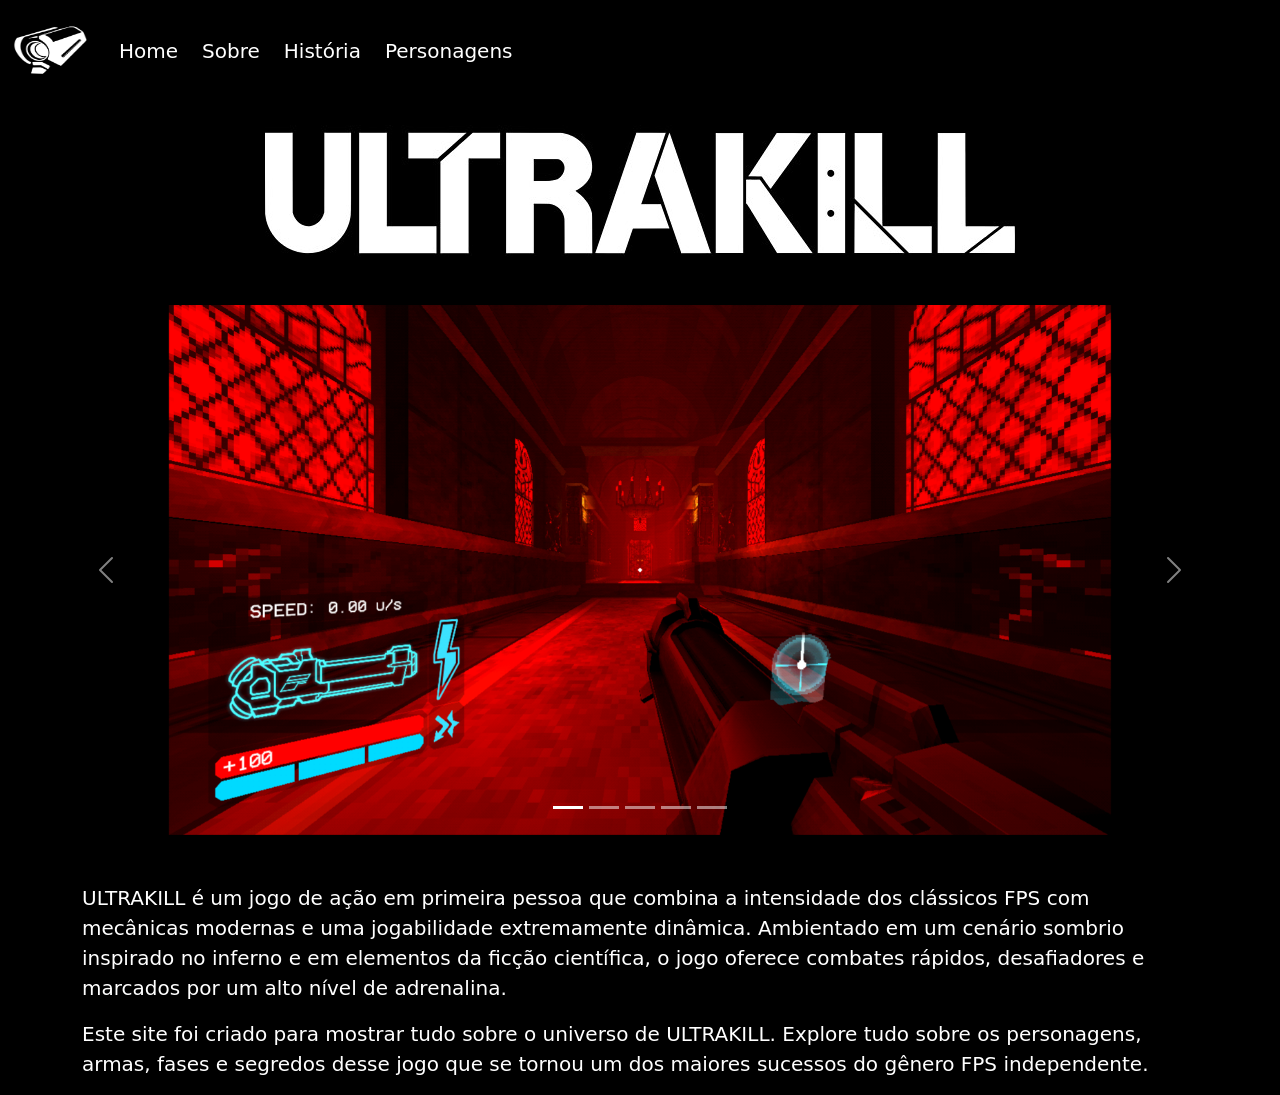
<file: index.html>
<!DOCTYPE html>
<html lang="pt-br">

<head>
    <meta charset="UTF-8">
    <meta name="viewport" content="width=device-width, initial-scale=1.0">
    <title>Site sobre ULTRAKILL</title>
    <link rel="stylesheet" href="style.css">
    <link href="https://cdn.jsdelivr.net/npm/bootstrap@5.3.8/dist/css/bootstrap.min.css" rel="stylesheet"
        integrity="sha384-sRIl4kxILFvY47J16cr9ZwB07vP4J8+LH7qKQnuqkuIAvNWLzeN8tE5YBujZqJLB" crossorigin="anonymous">
</head>

<body class="bg-black">
    <header>
        <nav class="navbar navbar-expand-sm bg-black navbar-dark">
            <div class="container-fluid">
                <a class="navbar-brand me-4" href="index.html">
                    <img src="./assets/logo.jpg" alt="Logo">
                </a>
                <button class="navbar-toggler" type="button" data-bs-toggle="collapse"
                    data-bs-target="#collapsibleNavbar">
                    <span class="navbar-toggler-icon"></span>
                </button>
                <div class="collapse navbar-collapse" id="collapsibleNavbar">
                    <ul class="navbar-nav">
                        <li class="nav-item me-2 font-20">
                            <a class="nav-link text-white" href="index.html">Home</a>
                        </li>
                        <li class="nav-item me-2 font-20">
                            <a class="nav-link text-white" href="sobre.html">Sobre</a>
                        </li>
                        <li class="nav-item me-2 font-20">
                            <a class="nav-link text-white" href="historia.html">História</a>
                        </li>
                        <li class="nav-item me-2 font-20">
                            <a class="nav-link text-white" href="personagens.html">Personagens</a>
                        </li>
                    </ul>
                </div>
            </div>
        </nav>
        <div class="container-fluid">
            <h1 class="mt-4">
                <img class="img-fluid mx-auto d-block" src="./assets/title.png" alt="titulo">
            </h1>
        </div>
    </header>
    <main>
        <section>
            <div class="container-fluid mt-5">
                <div id="carouselExampleIndicators" class="carousel slide" data-bs-ride="carousel">
                    <div class="carousel-indicators">
                        <button type="button" data-bs-target="#carouselExampleIndicators" data-bs-slide-to="0"
                            class="active" aria-current="true" aria-label="Slide 1"></button>
                        <button type="button" data-bs-target="#carouselExampleIndicators" data-bs-slide-to="1"
                            aria-label="Slide 2"></button>
                        <button type="button" data-bs-target="#carouselExampleIndicators" data-bs-slide-to="2"
                            aria-label="Slide 3"></button>
                        <button type="button" data-bs-target="#carouselExampleIndicators" data-bs-slide-to="3"
                            aria-label="Slide 4"></button>
                        <button type="button" data-bs-target="#carouselExampleIndicators" data-bs-slide-to="4"
                            aria-label="Slide 5"></button>
                    </div>
                    <div class="carousel-inner">
                        <div class="carousel-item active">
                            <img src="./assets/img-carousel/img-carousel1.png" class="d-block w-75 mx-auto" alt="...">
                        </div>
                        <div class="carousel-item">
                            <img src="./assets/img-carousel/img-carousel2.png" class="d-block w-75 mx-auto" alt="...">
                        </div>
                        <div class="carousel-item">
                            <img src="./assets/img-carousel/img-carousel3.png" class="d-block w-75 mx-auto" alt="...">
                        </div>
                        <div class="carousel-item">
                            <img src="./assets/img-carousel/img-carousel4.png" class="d-block w-75 mx-auto" alt="...">
                        </div>
                        <div class="carousel-item">
                            <img src="./assets/img-carousel/img-carousel5.png" class="d-block w-75 mx-auto" alt="...">
                        </div>
                    </div>
                    <button class="carousel-control-prev" type="button" data-bs-target="#carouselExampleIndicators"
                        data-bs-slide="prev">
                        <span class="carousel-control-prev-icon" aria-hidden="true"></span>
                        <span class="visually-hidden">Previous</span>
                    </button>
                    <button class="carousel-control-next" type="button" data-bs-target="#carouselExampleIndicators"
                        data-bs-slide="next">
                        <span class="carousel-control-next-icon" aria-hidden="true"></span>
                        <span class="visually-hidden">Next</span>
                    </button>
                </div>
            </div>
        </section>
        <section>
            <div class="container mt-5 font-20 text-white">
                <p>ULTRAKILL é um jogo de ação em primeira pessoa que combina a intensidade dos clássicos FPS com
                    mecânicas modernas e uma jogabilidade extremamente dinâmica. Ambientado em um cenário sombrio
                    inspirado no inferno e em elementos da ficção científica, o jogo oferece combates rápidos,
                    desafiadores e marcados por um alto nível de adrenalina.</p>
                <p>Este site foi criado para mostrar tudo sobre o universo de ULTRAKILL. Explore tudo sobre os
                    personagens, armas, fases e segredos desse jogo que se tornou um dos maiores sucessos do gênero FPS
                    independente.</p>
            </div>
        </section>
    </main>
    <script src="https://cdn.jsdelivr.net/npm/bootstrap@5.3.8/dist/js/bootstrap.bundle.min.js"
        integrity="sha384-FKyoEForCGlyvwx9Hj09JcYn3nv7wiPVlz7YYwJrWVcXK/BmnVDxM+D2scQbITxI"
        crossorigin="anonymous"></script>
</body>

</html>
</file>
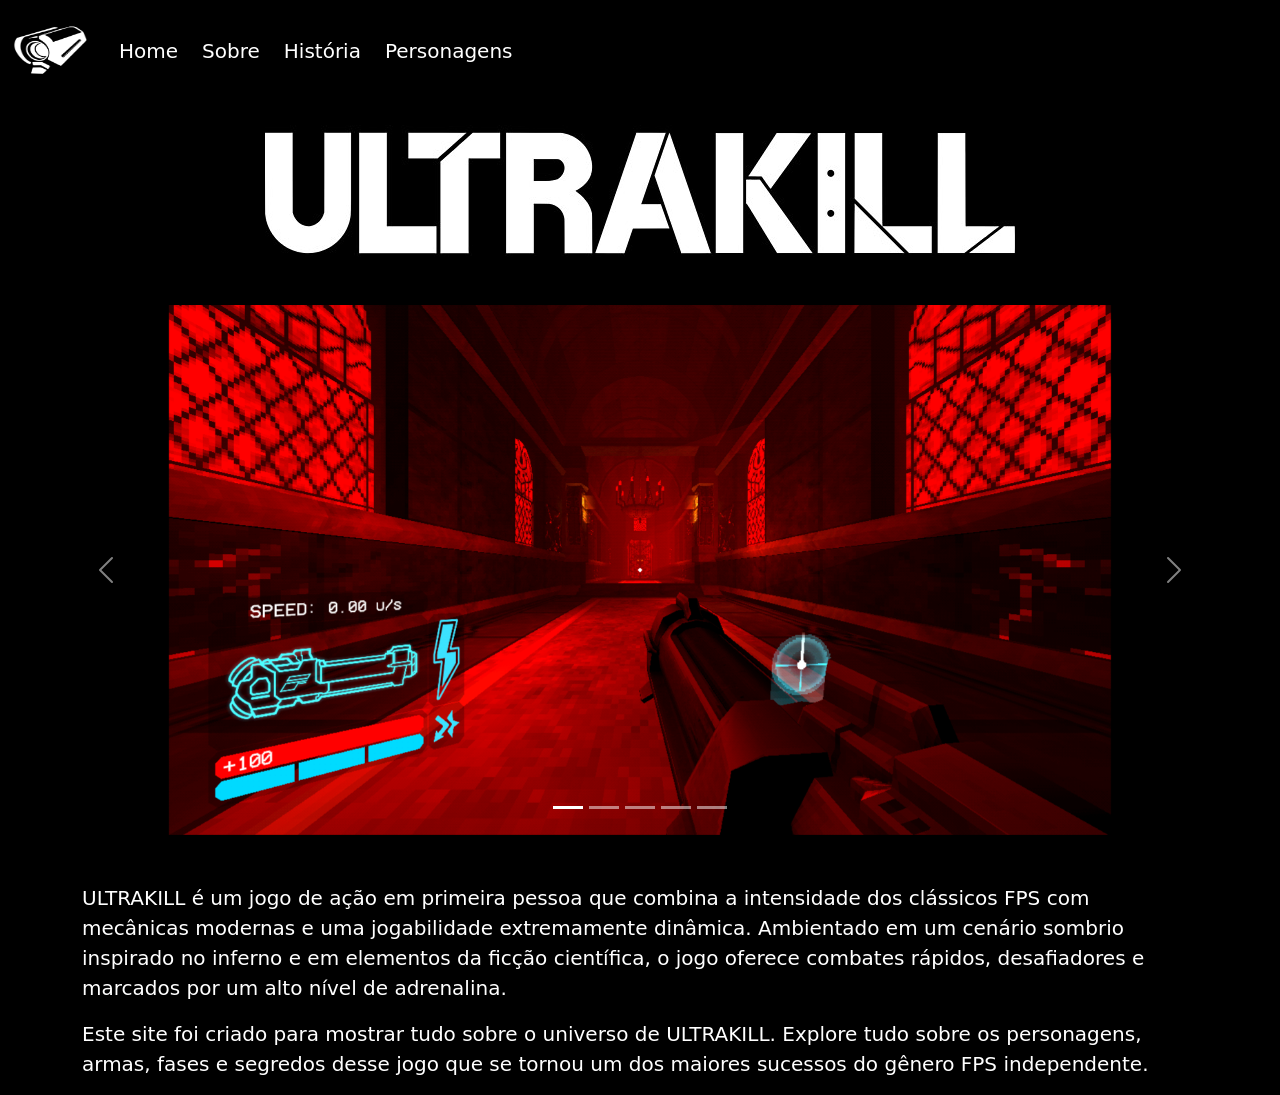
<file: html/index.html>
<!DOCTYPE html>
<html lang="pt-br">

<head>
    <meta charset="UTF-8">
    <meta name="viewport" content="width=device-width, initial-scale=1.0">
    <title>Site sobre ULTRAKILL</title>
    <link rel="stylesheet" href="/css/style.css">
    <link href="https://cdn.jsdelivr.net/npm/bootstrap@5.3.8/dist/css/bootstrap.min.css" rel="stylesheet"
        integrity="sha384-sRIl4kxILFvY47J16cr9ZwB07vP4J8+LH7qKQnuqkuIAvNWLzeN8tE5YBujZqJLB" crossorigin="anonymous">
</head>

<body class="bg-black">
    <header>
        <nav class="navbar navbar-expand-sm bg-black navbar-dark">
            <div class="container-fluid">
                <a class="navbar-brand me-4" href="index.html">
                    <img src="/assets/logo.jpg" alt="Logo">
                </a>
                <button class="navbar-toggler" type="button" data-bs-toggle="collapse"
                    data-bs-target="#collapsibleNavbar">
                    <span class="navbar-toggler-icon"></span>
                </button>
                <div class="collapse navbar-collapse" id="collapsibleNavbar">
                    <ul class="navbar-nav">
                        <li class="nav-item me-2 font-20">
                            <a class="nav-link text-white" href="index.html">Home</a>
                        </li>
                        <li class="nav-item me-2 font-20">
                            <a class="nav-link text-white" href="sobre.html">Sobre</a>
                        </li>
                        <li class="nav-item me-2 font-20">
                            <a class="nav-link text-white" href="historia.html">História</a>
                        </li>
                        <li class="nav-item me-2 font-20">
                            <a class="nav-link text-white" href="personagens.html">Personagens</a>
                        </li>
                    </ul>
                </div>
            </div>
        </nav>
        <div class="container-fluid">
            <h1 class="mt-4">
                <img class="img-fluid mx-auto d-block" src="/assets/title.png" alt="titulo">
            </h1>
        </div>
    </header>
    <main>
        <section>
            <div class="container-fluid mt-5">
                <div id="carouselExampleIndicators" class="carousel slide" data-bs-ride="carousel">
                    <div class="carousel-indicators">
                        <button type="button" data-bs-target="#carouselExampleIndicators" data-bs-slide-to="0"
                            class="active" aria-current="true" aria-label="Slide 1"></button>
                        <button type="button" data-bs-target="#carouselExampleIndicators" data-bs-slide-to="1"
                            aria-label="Slide 2"></button>
                        <button type="button" data-bs-target="#carouselExampleIndicators" data-bs-slide-to="2"
                            aria-label="Slide 3"></button>
                        <button type="button" data-bs-target="#carouselExampleIndicators" data-bs-slide-to="3"
                            aria-label="Slide 4"></button>
                        <button type="button" data-bs-target="#carouselExampleIndicators" data-bs-slide-to="4"
                            aria-label="Slide 5"></button>
                    </div>
                    <div class="carousel-inner">
                        <div class="carousel-item active">
                            <img src="/assets/img-carousel/img-carousel1.png" class="d-block w-75 mx-auto" alt="...">
                        </div>
                        <div class="carousel-item">
                            <img src="/assets/img-carousel/img-carousel2.png" class="d-block w-75 mx-auto" alt="...">
                        </div>
                        <div class="carousel-item">
                            <img src="/assets/img-carousel/img-carousel3.png" class="d-block w-75 mx-auto" alt="...">
                        </div>
                        <div class="carousel-item">
                            <img src="/assets/img-carousel/img-carousel4.png" class="d-block w-75 mx-auto" alt="...">
                        </div>
                        <div class="carousel-item">
                            <img src="/assets/img-carousel/img-carousel5.png" class="d-block w-75 mx-auto" alt="...">
                        </div>
                    </div>
                    <button class="carousel-control-prev" type="button" data-bs-target="#carouselExampleIndicators"
                        data-bs-slide="prev">
                        <span class="carousel-control-prev-icon" aria-hidden="true"></span>
                        <span class="visually-hidden">Previous</span>
                    </button>
                    <button class="carousel-control-next" type="button" data-bs-target="#carouselExampleIndicators"
                        data-bs-slide="next">
                        <span class="carousel-control-next-icon" aria-hidden="true"></span>
                        <span class="visually-hidden">Next</span>
                    </button>
                </div>
            </div>
        </section>
        <section>
            <div class="container mt-5 font-20 text-white">
                <p>ULTRAKILL é um jogo de ação em primeira pessoa que combina a intensidade dos clássicos FPS com
                    mecânicas modernas e uma jogabilidade extremamente dinâmica. Ambientado em um cenário sombrio
                    inspirado no inferno e em elementos da ficção científica, o jogo oferece combates rápidos,
                    desafiadores e marcados por um alto nível de adrenalina.</p>
                <p>Este site foi criado para mostrar tudo sobre o universo de ULTRAKILL. Explore tudo sobre os
                    personagens, armas, fases e segredos desse jogo que se tornou um dos maiores sucessos do gênero FPS
                    independente.</p>
            </div>
        </section>
    </main>
    <script src="https://cdn.jsdelivr.net/npm/bootstrap@5.3.8/dist/js/bootstrap.bundle.min.js"
        integrity="sha384-FKyoEForCGlyvwx9Hj09JcYn3nv7wiPVlz7YYwJrWVcXK/BmnVDxM+D2scQbITxI"
        crossorigin="anonymous"></script>
</body>

</html>
</file>
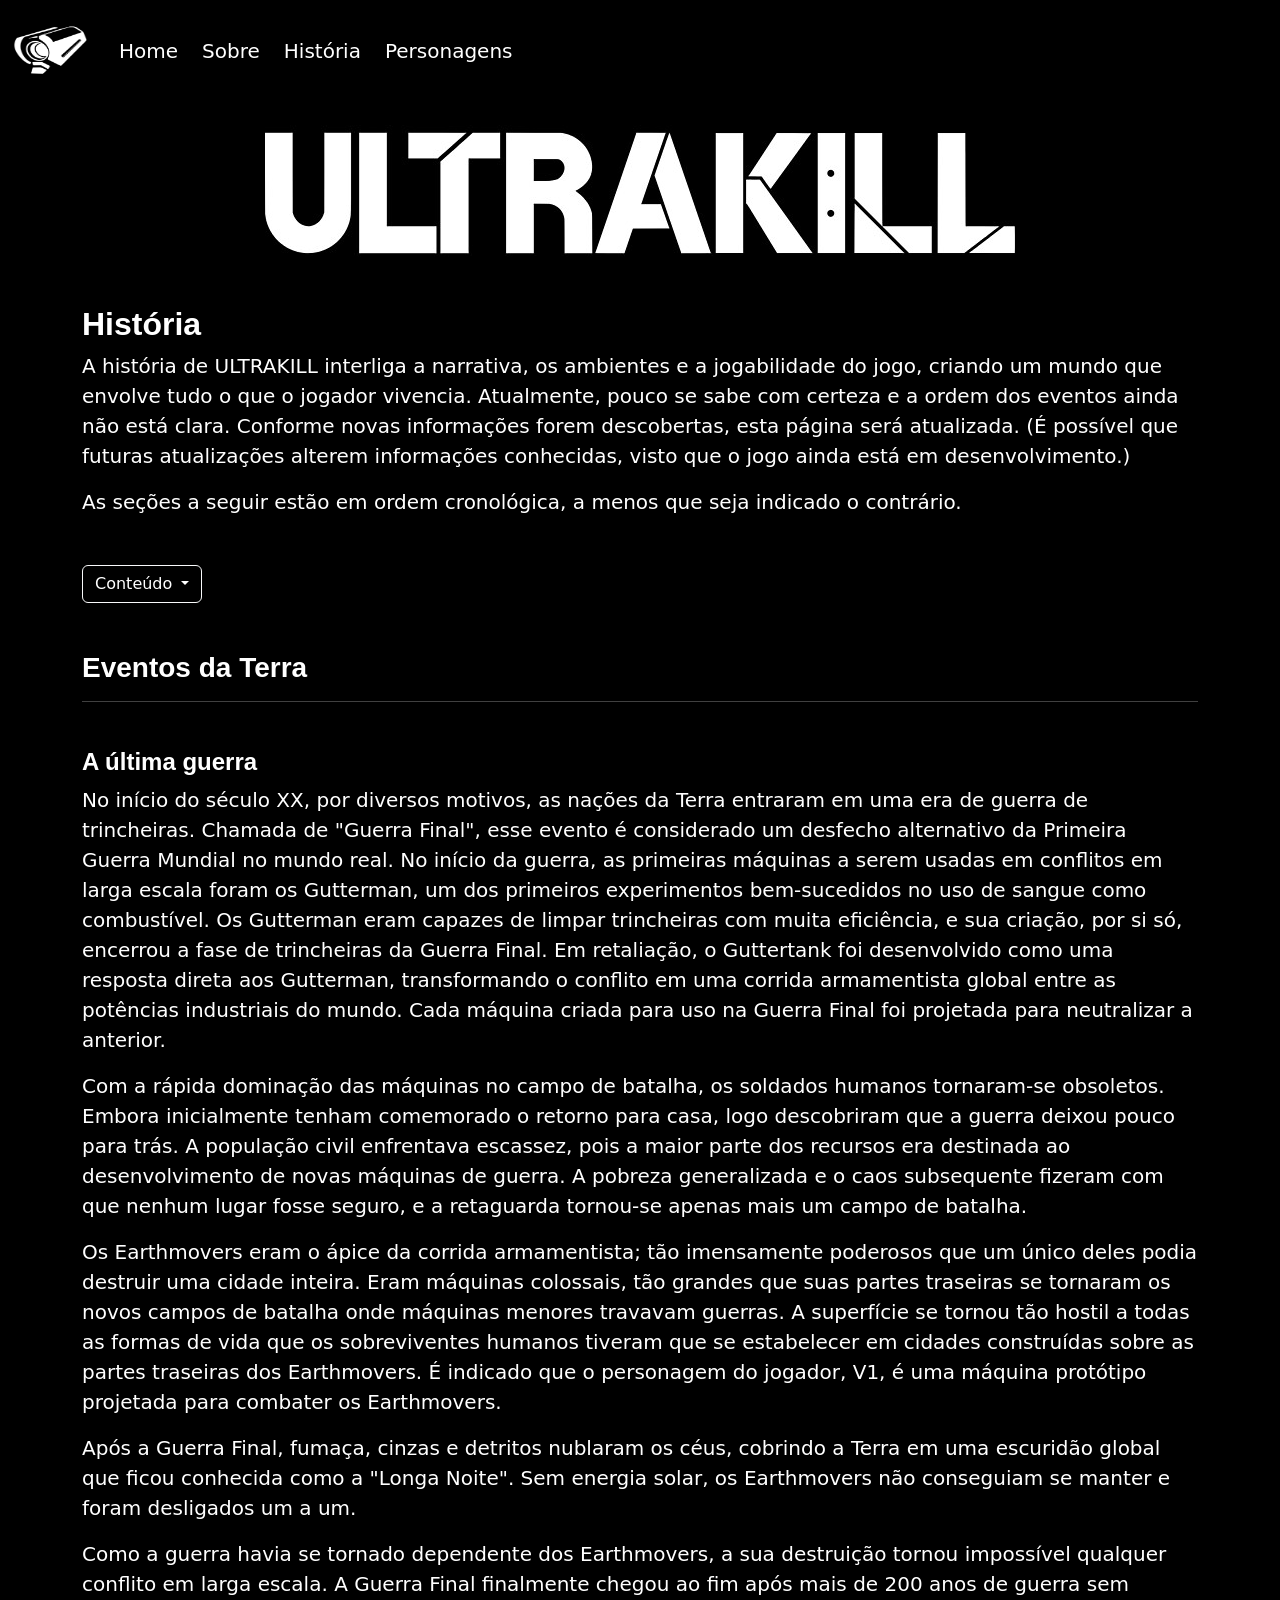
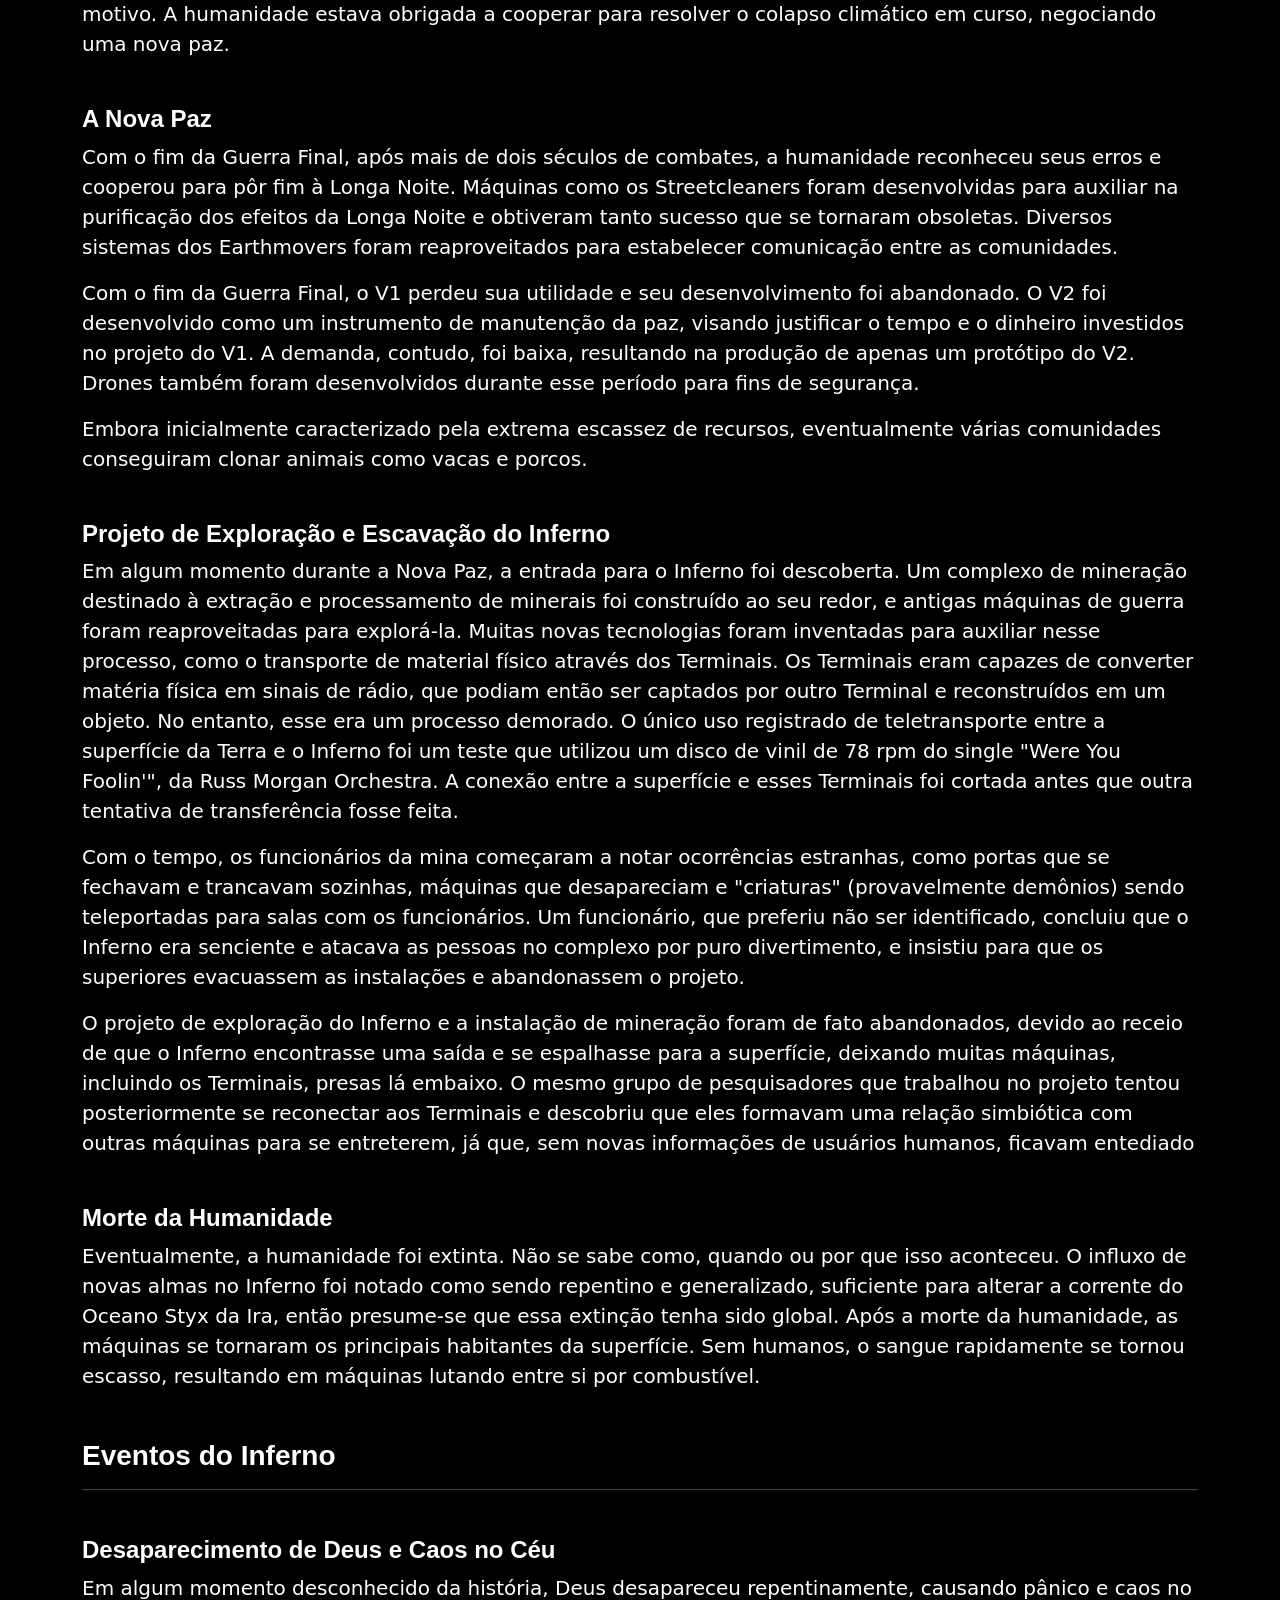
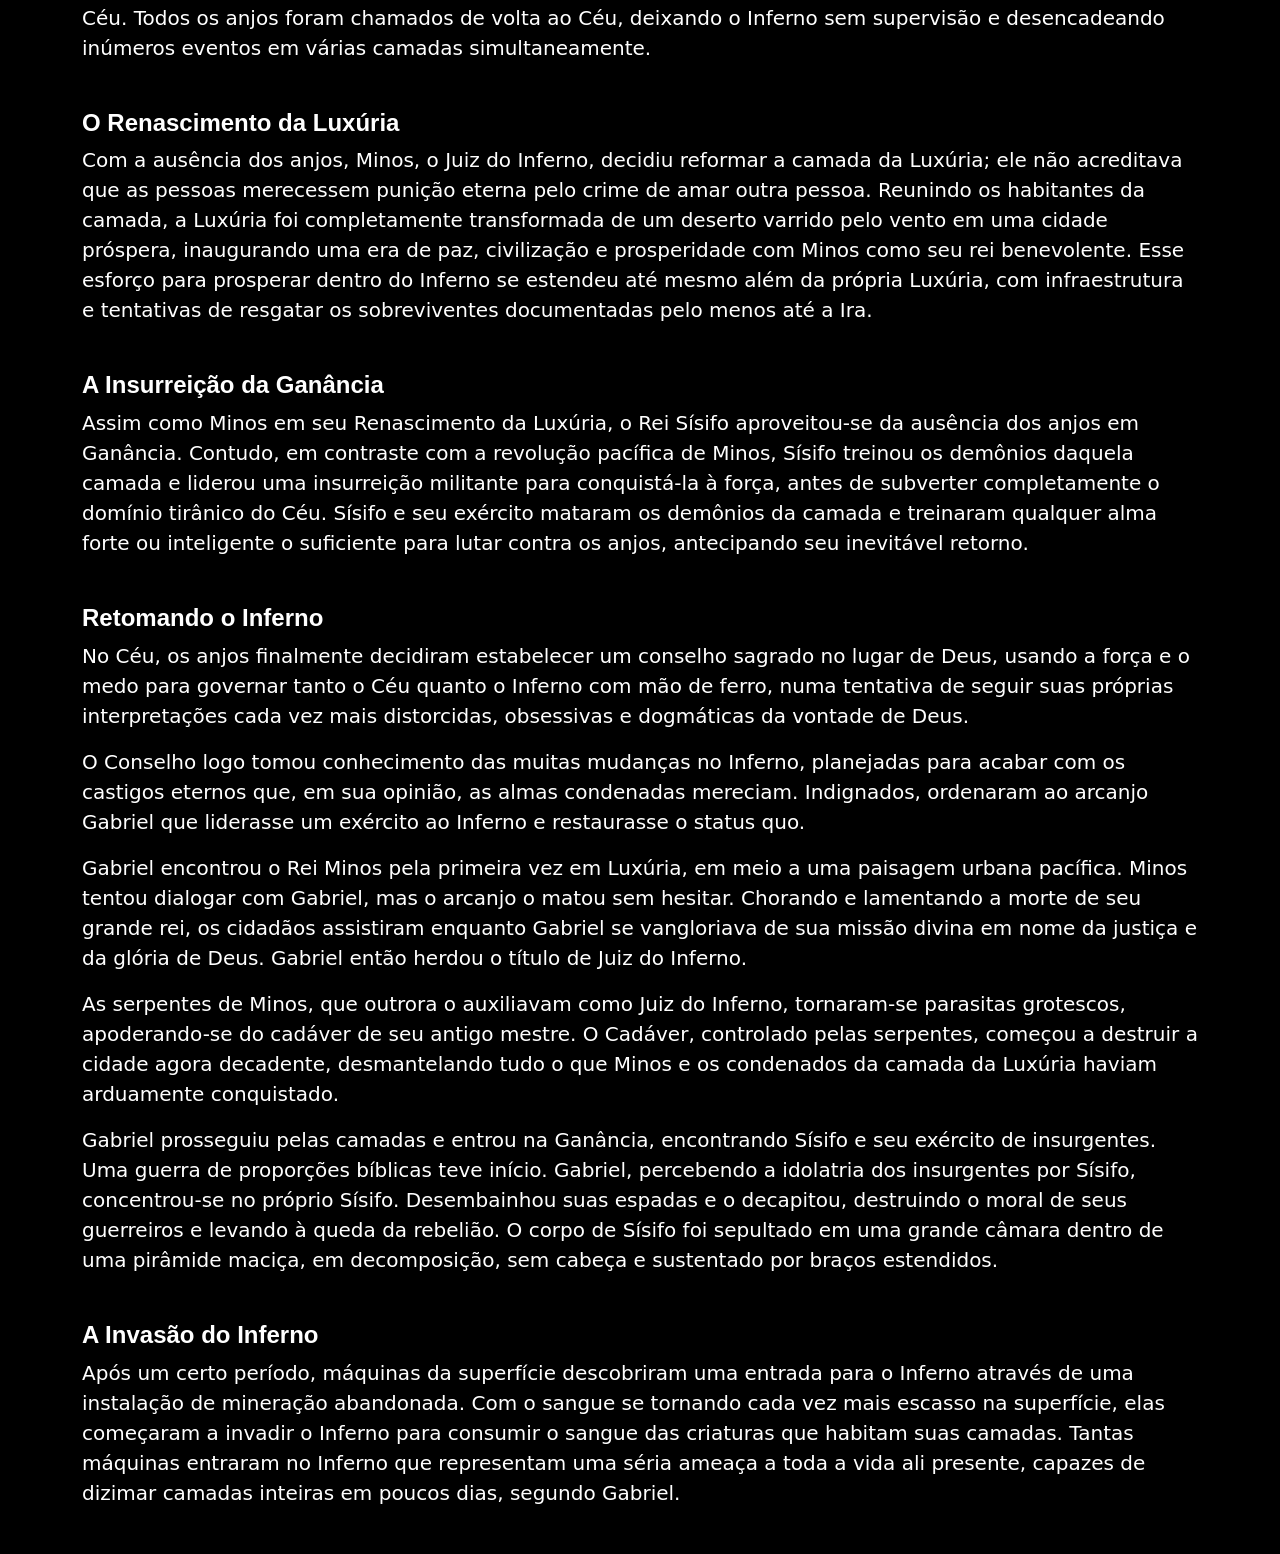
<file: historia.html>
<!DOCTYPE html>
<html lang="pt-br">

<head>
    <meta charset="UTF-8">
    <meta name="viewport" content="width=device-width, initial-scale=1.0">
    <title>Site sobre ULTRAKILL</title>
    <link rel="stylesheet" href="style.css">
    <link href="https://cdn.jsdelivr.net/npm/bootstrap@5.3.8/dist/css/bootstrap.min.css" rel="stylesheet"
        integrity="sha384-sRIl4kxILFvY47J16cr9ZwB07vP4J8+LH7qKQnuqkuIAvNWLzeN8tE5YBujZqJLB" crossorigin="anonymous">
</head>

<body class="bg-black">
    <header>
        <nav class="navbar navbar-expand-sm bg-black navbar-dark">
            <div class="container-fluid">
                <a class="navbar-brand me-4" href="index.html">
                    <img src="./assets/logo.jpg" alt="Logo">
                </a>
                <button class="navbar-toggler" type="button" data-bs-toggle="collapse"
                    data-bs-target="#collapsibleNavbar">
                    <span class="navbar-toggler-icon"></span>
                </button>
                <div class="collapse navbar-collapse" id="collapsibleNavbar">
                    <ul class="navbar-nav">
                        <li class="nav-item me-2 font-20">
                            <a class="nav-link text-white" href="index.html">Home</a>
                        </li>
                        <li class="nav-item me-2 font-20">
                            <a class="nav-link text-white" href="sobre.html">Sobre</a>
                        </li>
                        <li class="nav-item me-2 font-20">
                            <a class="nav-link text-white" href="historia.html">História</a>
                        </li>
                        <li class="nav-item me-2 font-20">
                            <a class="nav-link text-white" href="personagens.html">Personagens</a>
                        </li>
                    </ul>
                </div>
            </div>
        </nav>
        <div class="container-fluid">
            <h1 class="mt-4">
                <img class="img-fluid mx-auto d-block" src="./assets/title.png" alt="titulo">
            </h1>
        </div>
    </header>
    <main>
        <section class="container">
            <div class="mt-5 text-white font-20">
                <h2 class="fw-bold">História</h2>
                <p>A história de ULTRAKILL interliga a narrativa, os ambientes e a jogabilidade do jogo, criando um
                    mundo que envolve tudo o que o jogador vivencia. Atualmente, pouco se sabe com certeza e a ordem dos
                    eventos ainda não está clara. Conforme novas informações forem descobertas, esta página será
                    atualizada. (É possível que futuras atualizações alterem informações conhecidas, visto que o jogo
                    ainda está em desenvolvimento.)</p>
                <p>As seções a seguir estão em ordem cronológica, a menos que seja indicado o contrário.</p>
            </div>
            <div class="dropdown mt-5">
                <button type="button" class="btn border border-light text-white dropdown-toggle"
                    data-bs-toggle="dropdown">
                    Conteúdo
                </button>
                <ul class="dropdown-menu">
                    <li><a class="dropdown-item" href="#eventos-terra">1 - Eventos da Terra</a></li>
                    <li><a class="dropdown-item" href="#ultima-guerra">1.1 - A Última Guerra</a></li>
                    <li><a class="dropdown-item" href="#nova-paz">1.2 - A Nova paz</a></li>
                    <li><a class="dropdown-item" href="#projeto-inferno">1.3 - Projeto de Exploração e Escavação do Inferno</a></li>
                    <li><a class="dropdown-item" href="#morte-humanidade">1.4 - Morte da Humanidade</a></li>
                    <li><a class="dropdown-item" href="#eventos-inferno">2 - Eventos do Inferno</a></li>
                    <li><a class="dropdown-item" href="#desaparecimento-deus">2.1 - Desaparecimento de Deus e Caos no Céu</a></li>
                    <li><a class="dropdown-item" href="#renascimento-luxuria">2.2 - O Renascimento da Luxúria</a></li>
                    <li><a class="dropdown-item" href="#insurreicao-ganancia">2.3 - A Insurreição da Ganância</a></li>
                    <li><a class="dropdown-item" href="#retomando-inferno">2.4 - Retomando o Inferno</a></li>
                    <li><a class="dropdown-item" href="#invasao-inferno">2.5 - A Invasão do Inferno</a></li>
                </ul>
            </div>
        </section>
        <section id="eventos-terra" class="container">
            <div class="mt-5 text-white font-20">
                <h3 class="fw-bold">Eventos da Terra</h3>
                <hr>
                <div id="ultima-guerra">
                    <br>
                    <h4 class="fw-bold">A última guerra</h4>
                    <p>No início do século XX, por diversos motivos, as nações da Terra entraram em uma era de guerra de
                        trincheiras. Chamada de "Guerra Final", esse evento é considerado um desfecho alternativo da
                        Primeira Guerra Mundial no mundo real. No início da guerra, as primeiras máquinas a serem usadas
                        em conflitos em larga escala foram os Gutterman, um dos primeiros experimentos bem-sucedidos no
                        uso de sangue como combustível. Os Gutterman eram capazes de limpar trincheiras com muita
                        eficiência, e sua criação, por si só, encerrou a fase de trincheiras da Guerra Final. Em
                        retaliação, o Guttertank foi desenvolvido como uma resposta direta aos Gutterman, transformando
                        o conflito em uma corrida armamentista global entre as potências industriais do mundo. Cada
                        máquina criada para uso na Guerra Final foi projetada para neutralizar a anterior.</p>
                    <p>Com a rápida dominação das máquinas no campo de batalha, os soldados humanos tornaram-se
                        obsoletos. Embora inicialmente tenham comemorado o retorno para casa, logo descobriram que a
                        guerra deixou pouco para trás. A população civil enfrentava escassez, pois a maior parte dos
                        recursos era destinada ao desenvolvimento de novas máquinas de guerra. A pobreza generalizada e
                        o caos subsequente fizeram com que nenhum lugar fosse seguro, e a retaguarda tornou-se apenas
                        mais um campo de batalha.</p>
                    <p>Os Earthmovers eram o ápice da corrida armamentista; tão imensamente poderosos que um único deles
                        podia destruir uma cidade inteira. Eram máquinas colossais, tão grandes que suas partes
                        traseiras se tornaram os novos campos de batalha onde máquinas menores travavam guerras. A
                        superfície se tornou tão hostil a todas as formas de vida que os sobreviventes humanos tiveram
                        que se estabelecer em cidades construídas sobre as partes traseiras dos Earthmovers. É indicado
                        que o personagem do jogador, V1, é uma máquina protótipo projetada para combater os Earthmovers.
                    </p>
                    <p>Após a Guerra Final, fumaça, cinzas e detritos nublaram os céus, cobrindo a Terra em uma
                        escuridão global que ficou conhecida como a "Longa Noite". Sem energia solar, os Earthmovers não
                        conseguiam se manter e foram desligados um a um.</p>
                    <p>Como a guerra havia se tornado dependente dos Earthmovers, a sua destruição tornou impossível
                        qualquer conflito em larga escala. A Guerra Final finalmente chegou ao fim após mais de 200 anos
                        de guerra sem motivo. A humanidade estava obrigada a cooperar para resolver o colapso climático
                        em curso, negociando uma nova paz.</p>
                </div>
                <div id="nova-paz">
                    <br>
                    <h4 class="fw-bold">A Nova Paz</h4>
                    <p>Com o fim da Guerra Final, após mais de dois séculos de combates, a humanidade reconheceu seus
                        erros e cooperou para pôr fim à Longa Noite. Máquinas como os Streetcleaners foram desenvolvidas
                        para auxiliar na purificação dos efeitos da Longa Noite e obtiveram tanto sucesso que se
                        tornaram obsoletas. Diversos sistemas dos Earthmovers foram reaproveitados para estabelecer
                        comunicação entre as comunidades.</p>
                    <p>Com o fim da Guerra Final, o V1 perdeu sua utilidade e seu desenvolvimento foi abandonado. O V2
                        foi desenvolvido como um instrumento de manutenção da paz, visando justificar o tempo e o
                        dinheiro investidos no projeto do V1. A demanda, contudo, foi baixa, resultando na produção de
                        apenas um protótipo do V2. Drones também foram desenvolvidos durante esse período para fins de
                        segurança.</p>
                    <p>Embora inicialmente caracterizado pela extrema escassez de recursos, eventualmente várias
                        comunidades conseguiram clonar animais como vacas e porcos.</p>
                </div>
                <div id="projeto-inferno">
                    <br>
                    <h4 class="fw-bold">Projeto de Exploração e Escavação do Inferno</h4>
                    <p>Em algum momento durante a Nova Paz, a entrada para o Inferno foi descoberta. Um complexo de mineração destinado à extração e processamento de minerais foi construído ao seu redor, e antigas máquinas de guerra foram reaproveitadas para explorá-la. Muitas novas tecnologias foram inventadas para auxiliar nesse processo, como o transporte de material físico através dos Terminais. Os Terminais eram capazes de converter matéria física em sinais de rádio, que podiam então ser captados por outro Terminal e reconstruídos em um objeto. No entanto, esse era um processo demorado. O único uso registrado de teletransporte entre a superfície da Terra e o Inferno foi um teste que utilizou um disco de vinil de 78 rpm do single "Were You Foolin'", da Russ Morgan Orchestra. A conexão entre a superfície e esses Terminais foi cortada antes que outra tentativa de transferência fosse feita.</p>
                    <p>Com o tempo, os funcionários da mina começaram a notar ocorrências estranhas, como portas que se fechavam e trancavam sozinhas, máquinas que desapareciam e "criaturas" (provavelmente demônios) sendo teleportadas para salas com os funcionários. Um funcionário, que preferiu não ser identificado, concluiu que o Inferno era senciente e atacava as pessoas no complexo por puro divertimento, e insistiu para que os superiores evacuassem as instalações e abandonassem o projeto.</p>
                    <p>O projeto de exploração do Inferno e a instalação de mineração foram de fato abandonados, devido ao receio de que o Inferno encontrasse uma saída e se espalhasse para a superfície, deixando muitas máquinas, incluindo os Terminais, presas lá embaixo. O mesmo grupo de pesquisadores que trabalhou no projeto tentou posteriormente se reconectar aos Terminais e descobriu que eles formavam uma relação simbiótica com outras máquinas para se entreterem, já que, sem novas informações de usuários humanos, ficavam entediado</p>
                </div>
                <div id="morte-humanidade">
                    <br>
                    <h4 class="fw-bold">Morte da Humanidade</h4>
                    <p>Eventualmente, a humanidade foi extinta. Não se sabe como, quando ou por que isso aconteceu. O influxo de novas almas no Inferno foi notado como sendo repentino e generalizado, suficiente para alterar a corrente do Oceano Styx da Ira, então presume-se que essa extinção tenha sido global. Após a morte da humanidade, as máquinas se tornaram os principais habitantes da superfície. Sem humanos, o sangue rapidamente se tornou escasso, resultando em máquinas lutando entre si por combustível.</p>
                </div>
            </div>
        </section>
        <section id="eventos-inferno" class="container">
            <div class="mt-5 text-white font-20">
                <h3 class="fw-bold">Eventos do Inferno</h3>
                <hr>
                <div id="desaparecimento-deus">
                    <br>
                    <h4 class="fw-bold">Desaparecimento de Deus e Caos no Céu</h4>
                    <p>Em algum momento desconhecido da história, Deus desapareceu repentinamente, causando pânico e caos no Céu. Todos os anjos foram chamados de volta ao Céu, deixando o Inferno sem supervisão e desencadeando inúmeros eventos em várias camadas simultaneamente.</p>
                </div>
                <div id="renascimento-luxuria">
                    <br>
                    <h4 class="fw-bold">O Renascimento da Luxúria</h4>
                    <p>Com a ausência dos anjos, Minos, o Juiz do Inferno, decidiu reformar a camada da Luxúria; ele não acreditava que as pessoas merecessem punição eterna pelo crime de amar outra pessoa. Reunindo os habitantes da camada, a Luxúria foi completamente transformada de um deserto varrido pelo vento em uma cidade próspera, inaugurando uma era de paz, civilização e prosperidade com Minos como seu rei benevolente. Esse esforço para prosperar dentro do Inferno se estendeu até mesmo além da própria Luxúria, com infraestrutura e tentativas de resgatar os sobreviventes documentadas pelo menos até a Ira.</p>
                </div>
                <div id="insurreicao-ganancia">
                    <br>
                    <h4 class="fw-bold">A Insurreição da Ganância</h4>
                    <p>Assim como Minos em seu Renascimento da Luxúria, o Rei Sísifo aproveitou-se da ausência dos anjos em Ganância. Contudo, em contraste com a revolução pacífica de Minos, Sísifo treinou os demônios daquela camada e liderou uma insurreição militante para conquistá-la à força, antes de subverter completamente o domínio tirânico do Céu. Sísifo e seu exército mataram os demônios da camada e treinaram qualquer alma forte ou inteligente o suficiente para lutar contra os anjos, antecipando seu inevitável retorno.</p>
                </div>
                <div id="retomando-inferno">
                    <br>
                    <h4 class="fw-bold">Retomando o Inferno</h4>
                    <p>No Céu, os anjos finalmente decidiram estabelecer um conselho sagrado no lugar de Deus, usando a força e o medo para governar tanto o Céu quanto o Inferno com mão de ferro, numa tentativa de seguir suas próprias interpretações cada vez mais distorcidas, obsessivas e dogmáticas da vontade de Deus.</p>
                    <p>O Conselho logo tomou conhecimento das muitas mudanças no Inferno, planejadas para acabar com os castigos eternos que, em sua opinião, as almas condenadas mereciam. Indignados, ordenaram ao arcanjo Gabriel que liderasse um exército ao Inferno e restaurasse o status quo.</p>
                    <p>Gabriel encontrou o Rei Minos pela primeira vez em Luxúria, em meio a uma paisagem urbana pacífica. Minos tentou dialogar com Gabriel, mas o arcanjo o matou sem hesitar. Chorando e lamentando a morte de seu grande rei, os cidadãos assistiram enquanto Gabriel se vangloriava de sua missão divina em nome da justiça e da glória de Deus. Gabriel então herdou o título de Juiz do Inferno.</p>
                    <p>As serpentes de Minos, que outrora o auxiliavam como Juiz do Inferno, tornaram-se parasitas grotescos, apoderando-se do cadáver de seu antigo mestre. O Cadáver, controlado pelas serpentes, começou a destruir a cidade agora decadente, desmantelando tudo o que Minos e os condenados da camada da Luxúria haviam arduamente conquistado.</p>
                    <p>Gabriel prosseguiu pelas camadas e entrou na Ganância, encontrando Sísifo e seu exército de insurgentes. Uma guerra de proporções bíblicas teve início. Gabriel, percebendo a idolatria dos insurgentes por Sísifo, concentrou-se no próprio Sísifo. Desembainhou suas espadas e o decapitou, destruindo o moral de seus guerreiros e levando à queda da rebelião. O corpo de Sísifo foi sepultado em uma grande câmara dentro de uma pirâmide maciça, em decomposição, sem cabeça e sustentado por braços estendidos.</p>
                </div>
                <div id="invasao-inferno">
                    <br>
                    <h4 class="fw-bold">A Invasão do Inferno</h4>
                    <p>Após um certo período, máquinas da superfície descobriram uma entrada para o Inferno através de uma instalação de mineração abandonada. Com o sangue se tornando cada vez mais escasso na superfície, elas começaram a invadir o Inferno para consumir o sangue das criaturas que habitam suas camadas. Tantas máquinas entraram no Inferno que representam uma séria ameaça a toda a vida ali presente, capazes de dizimar camadas inteiras em poucos dias, segundo Gabriel.</p>
                    <br>
                </div>
            </div>
        </section>
    </main>
    <script src="https://cdn.jsdelivr.net/npm/bootstrap@5.3.8/dist/js/bootstrap.bundle.min.js"
        integrity="sha384-FKyoEForCGlyvwx9Hj09JcYn3nv7wiPVlz7YYwJrWVcXK/BmnVDxM+D2scQbITxI"
        crossorigin="anonymous"></script>
</body>

</html>
</file>
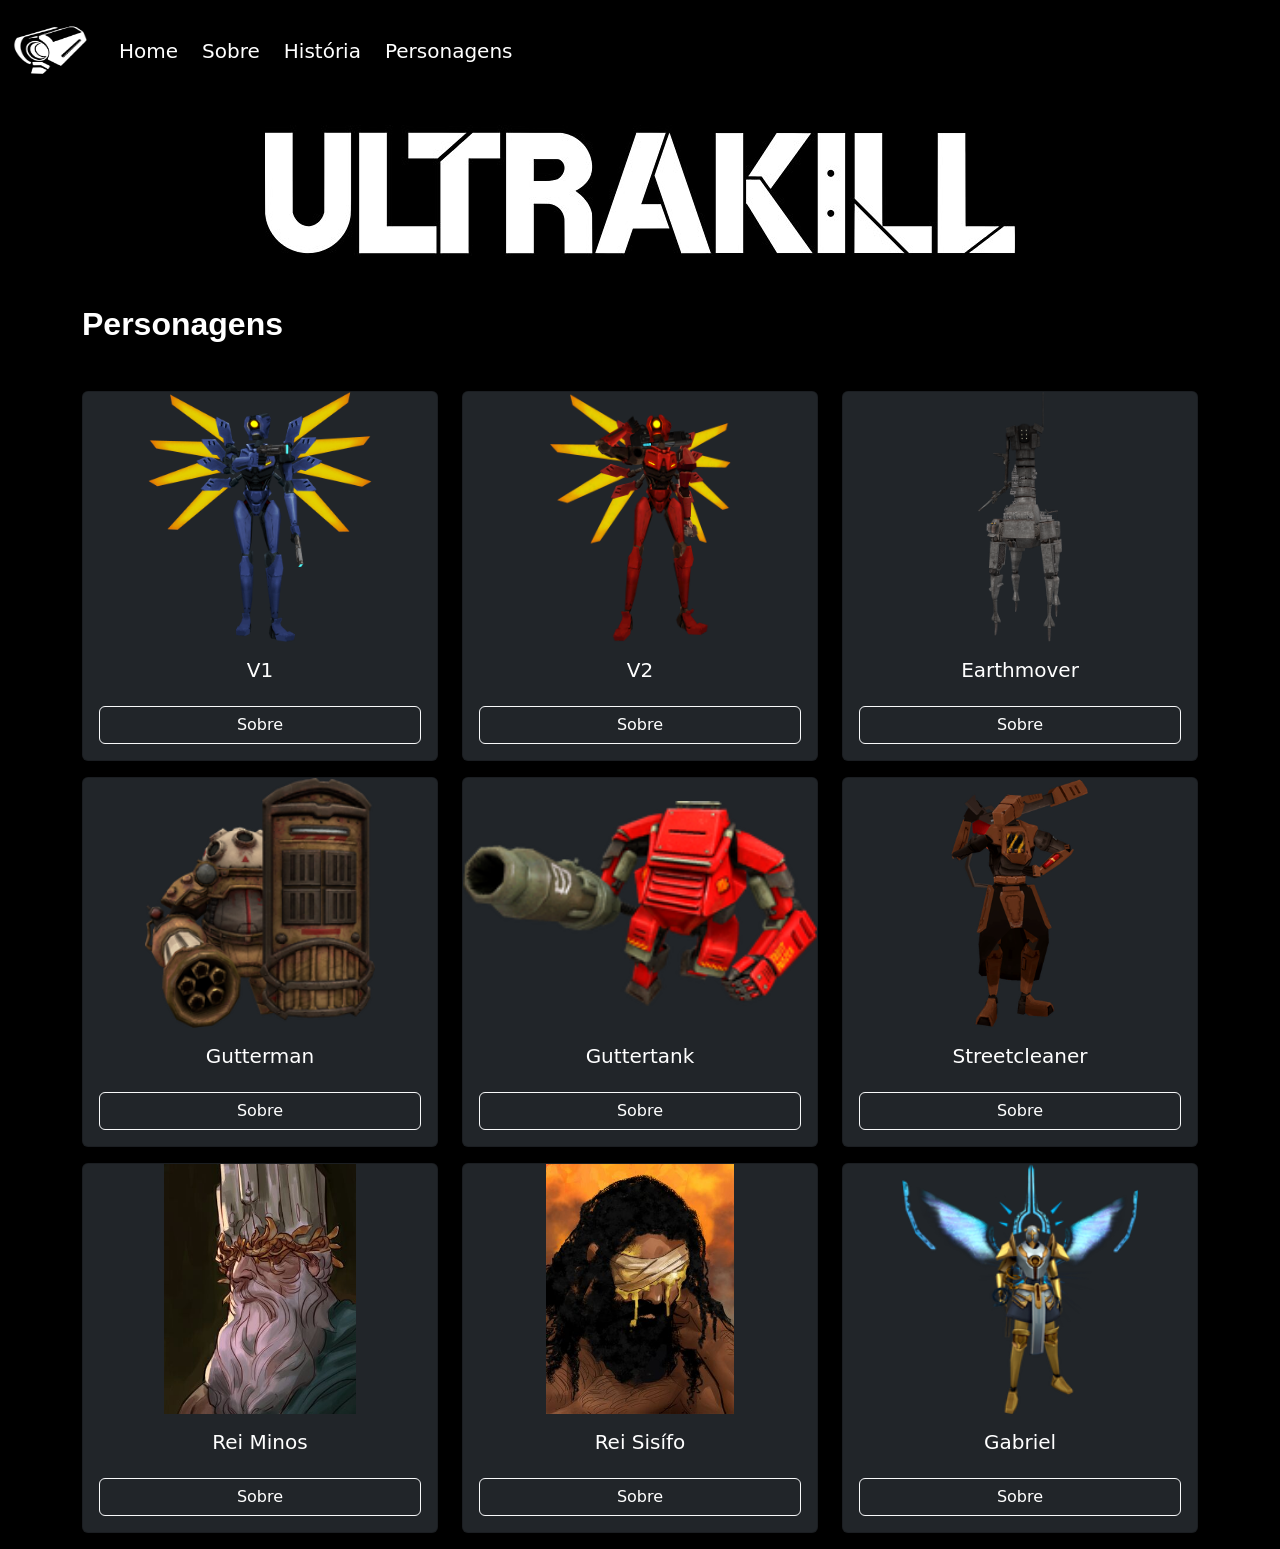
<file: personagens.html>
<!DOCTYPE html>
<html lang="pt-br">

<head>
    <meta charset="UTF-8">
    <meta name="viewport" content="width=device-width, initial-scale=1.0">
    <title>Site sobre ULTRAKILL</title>
    <link rel="stylesheet" href="style.css">
    <link href="https://cdn.jsdelivr.net/npm/bootstrap@5.3.8/dist/css/bootstrap.min.css" rel="stylesheet"
        integrity="sha384-sRIl4kxILFvY47J16cr9ZwB07vP4J8+LH7qKQnuqkuIAvNWLzeN8tE5YBujZqJLB" crossorigin="anonymous">
</head>

<body class="bg-black">
    <header>
        <nav class="navbar navbar-expand-sm bg-black navbar-dark">
            <div class="container-fluid">
                <a class="navbar-brand me-4" href="index.html">
                    <img src="./assets/logo.jpg" alt="Logo">
                </a>
                <button class="navbar-toggler" type="button" data-bs-toggle="collapse"
                    data-bs-target="#collapsibleNavbar">
                    <span class="navbar-toggler-icon"></span>
                </button>
                <div class="collapse navbar-collapse" id="collapsibleNavbar">
                    <ul class="navbar-nav">
                        <li class="nav-item me-2 font-20">
                            <a class="nav-link text-white" href="index.html">Home</a>
                        </li>
                        <li class="nav-item me-2 font-20">
                            <a class="nav-link text-white" href="sobre.html">Sobre</a>
                        </li>
                        <li class="nav-item me-2 font-20">
                            <a class="nav-link text-white" href="historia.html">História</a>
                        </li>
                        <li class="nav-item me-2 font-20">
                            <a class="nav-link text-white" href="personagens.html">Personagens</a>
                        </li>
                    </ul>
                </div>
            </div>
        </nav>
        <div class="container-fluid">
            <h1 class="mt-4">
                <img class="img-fluid mx-auto d-block" src="./assets/title.png" alt="titulo">
            </h1>
        </div>
    </header>
    <main class="container">
        <div class="mt-5 text-white font-20">
            <h2 class="fw-bold">Personagens</h2>
        </div>
        <section class>
            <div class="row mt-5">
                <div class="col-md-6 col-xl-4 mb-3">
                    <div class="card bg-dark">
                        <img src="./assets/img-cards/v1.webp" class="card-img-top" alt="v1">
                        <div class="card-body">
                            <h5 class="card-title text-white text-center">V1</h5>
                            <button type="button" class="btn border border-light text-white mt-3 w-100"
                                data-bs-toggle="modal" data-bs-target="#modal-V1">
                                Sobre
                            </button>
                            <div class="modal fade" id="modal-V1">
                                <div class="modal-dialog modal-dialog-centered">
                                    <div class="modal-content">
                                        <div class="modal-header">
                                            <h4 class="modal-title">V1</h4>
                                            <button type="button" class="btn-close" data-bs-dismiss="modal"></button>
                                        </div>
                                        <div class="modal-body">
                                            V1 é uma máquina humanoide azul com uma cabeça alongada que lembra uma câmera com uma lente amarela brilhante. Impressos no lado esquerdo da cabeça de V1 estão um código de barras e alguns caracteres ilegíveis. Oito protuberâncias amarelas e brilhantes, semelhantes a asas, emergem de suas costas, permitindo sua manobrabilidade aérea, investidas e deslizamento contínuo, além de armazenar armas quando não estão em uso. A inscrição "V1" está impressa no lado esquerdo do seu torso.
                                        </div>
                                    </div>
                                </div>
                            </div>
                        </div>
                    </div>
                </div>
                <div class="col-md-6 col-xl-4 mb-3">
                    <div class="card bg-dark">
                        <img src="./assets/img-cards/v2.webp" class="card-img-top" alt="v2">
                        <div class="card-body">
                            <h5 class="card-title text-white text-center">V2</h5>
                            <button type="button" class="btn border border-light text-white mt-3 w-100"
                                data-bs-toggle="modal" data-bs-target="#modal-V2">
                                Sobre
                            </button>
                            <div class="modal fade" id="modal-V2">
                                <div class="modal-dialog modal-dialog-centered">
                                    <div class="modal-content">
                                        <div class="modal-header">
                                            <h4 class="modal-title">V2</h4>
                                            <button type="button" class="btn-close" data-bs-dismiss="modal"></button>
                                        </div>
                                        <div class="modal-body">
                                            O V2 é o segundo protótipo da linha de modelos V, com aparência quase idêntica ao V1, porém com um esquema de cores vermelho vibrante. Possui forma humanoide, com pés sem dedos, mão direita com cinco dedos e uma cabeça geométrica que lembra uma câmera de segurança. A inscrição "V2" está presente na sua parte frontal. Ambos os modelos compartilham adornos em forma de asas nas costas, que brilham em amarelo.
                                        </div>
                                    </div>
                                </div>
                            </div>
                        </div>
                    </div>
                </div>
                <div class="col-md-6 col-xl-4 mb-3">
                    <div class="card bg-dark">
                        <img src="./assets/img-cards/earthmover.webp" class="card-img-top" alt="earthmover">
                        <div class="card-body">
                            <h5 class="card-title text-white text-center">Earthmover</h5>
                            <button type="button" class="btn border border-light text-white mt-3 w-100"
                                data-bs-toggle="modal" data-bs-target="#myModal">
                                Sobre
                            </button>
                            <div class="modal fade" id="myModal">
                                <div class="modal-dialog modal-dialog-centered">
                                    <div class="modal-content">
                                        <div class="modal-header">
                                            <h4 class="modal-title">Earthmover</h4>
                                            <button type="button" class="btn-close" data-bs-dismiss="modal"></button>
                                        </div>
                                        <div class="modal-body">
                                            Esta é uma máquina de tamanho tão grande que a maior parte da fase jogável se passa sobre e dentro dela, com apenas o início e o fim ocorrendo fora dela. É uma enorme máquina de guerra quadrúpede, semelhante em forma a um centauro. Possui um único braço fino preso à parte superior do corpo, que carrega algum tipo de arma elétrica, capaz de disparar feixes massivos de eletricidade a grandes distâncias. Escadas, plataformas e saídas de vapor serpenteiam por suas pernas, e inúmeras estruturas — incluindo usinas de energia funcionais e espaços habitacionais para civis — são construídas em suas costas e pescoço. Ela parece estar envolvida em um duelo perpétuo com outro Earthmover à distância, trocando raios, embora nenhuma pareça sofrer danos devido aos geradores de escudo. Enquanto os Earthmovers são imunes umas às outras, os civis, máquinas e estruturas abaixo delas eram completamente vulneráveis, criando uma guerra destrutiva e praticamente interminável sem motivo aparente.
                                        </div>
                                    </div>
                                </div>
                            </div>
                        </div>
                    </div>
                </div>
                <div class="col-md-6 col-xl-4 mb-3">
                    <div class="card bg-dark">
                        <img src="./assets/img-cards/gutterman.webp" class="card-img-top" alt="gutterman">
                        <div class="card-body">
                            <h5 class="card-title text-white text-center">Gutterman</h5>
                            <button type="button" class="btn border border-light text-white mt-3 w-100"
                                data-bs-toggle="modal" data-bs-target="#modal-gutterman">
                                Sobre
                            </button>
                            <div class="modal fade" id="modal-gutterman">
                                <div class="modal-dialog modal-dialog-centered">
                                    <div class="modal-content">
                                        <div class="modal-header">
                                            <h4 class="modal-title">Gutterman</h4>
                                            <button type="button" class="btn-close" data-bs-dismiss="modal"></button>
                                        </div>
                                        <div class="modal-body">
                                            Os Gutterman são máquinas grandes e robustas, com coloração predominantemente bronze ou marrom ferrugem, e um tom bege mais claro em seus capacetes circulares em forma de cúpula, pontilhados com seis "olhos" pretos. Estão armados com um grande escudo retangular na mão esquerda, enquanto o braço direito é substituído por um canhão rotativo cilíndrico de cinco canos com mira vermelha.
                                        </div>
                                    </div>
                                </div>
                            </div>
                        </div>
                    </div>
                </div>
                <div class="col-md-6 col-xl-4 mb-3">
                    <div class="card bg-dark">
                        <img src="./assets/img-cards/guttertank.webp" class="card-img-top" alt="guttertank">
                        <div class="card-body">
                            <h5 class="card-title text-white text-center">Guttertank</h5>
                            <button type="button" class="btn border border-light text-white mt-3 w-100"
                                data-bs-toggle="modal" data-bs-target="#modal-guttertank">
                                Sobre
                            </button>
                            <div class="modal fade" id="modal-guttertank">
                                <div class="modal-dialog modal-dialog-centered">
                                    <div class="modal-content">
                                        <div class="modal-header">
                                            <h4 class="modal-title">Guttertank</h4>
                                            <button type="button" class="btn-close" data-bs-dismiss="modal"></button>
                                        </div>
                                        <div class="modal-body">
                                            Os Guttertanks são máquinas humanoides volumosas com blindagem vermelha brilhante, que lembram muito os tanques alemães da Segunda Guerra Mundial. Possuem pernas semelhantes às de um cavalo, com "cascos" metálicos quadrados que ajudam a evitar que a máquina fique atolada na lama do campo de batalha. Em seu antebraço direito, há um grande lançador de foguetes, conectado a um tanque branco fumegante montado em suas costas, presumivelmente usado no processo de síntese de munição. Já seu braço esquerdo é mais humanoide, com apenas três dedos e um polegar, usado para socar e colocar minas terrestres.
                                        </div>
                                    </div>
                                </div>
                            </div>
                        </div>
                    </div>
                </div>
                <div class="col-md-6 col-xl-4 mb-3">
                    <div class="card bg-dark">
                        <img src="./assets/img-cards/streetcleaner.webp" class="card-img-top" alt="streetcleaner">
                        <div class="card-body">
                            <h5 class="card-title text-white text-center">Streetcleaner</h5>
                            <button type="button" class="btn border border-light text-white mt-3 w-100"
                                data-bs-toggle="modal" data-bs-target="#modal-streetcleaner">
                                Sobre
                            </button>
                            <div class="modal fade" id="modal-streetcleaner">
                                <div class="modal-dialog modal-dialog-centered">
                                    <div class="modal-content">
                                        <div class="modal-header">
                                            <h4 class="modal-title">Streetcleaner</h4>
                                            <button type="button" class="btn-close" data-bs-dismiss="modal"></button>
                                        </div>
                                        <div class="modal-body">
                                            Os Streetcleaners são robôs humanoides pretos e marrons. Suas cabeças são longas e angulares, com duas fendas em cada lado que provavelmente servem como olhos. Eles têm listras de perigo no peito e marcas vermelhas na parte superior dos braços. Ao redor das pernas, há o que parece ser um tecido preto que as cobre e se divide ao meio.
                                        </div>
                                    </div>
                                </div>
                            </div>
                        </div>
                    </div>
                </div>
                <div class="col-md-6 col-xl-4 mb-3">
                    <div class="card bg-dark">
                        <img src="./assets/img-cards/minos.jpg" class="card-img-top" alt="minos">
                        <div class="card-body">
                            <h5 class="card-title text-white text-center">Rei Minos</h5>
                            <button type="button" class="btn border border-light text-white mt-3 w-100"
                                data-bs-toggle="modal" data-bs-target="#modal-minos">
                                Sobre
                            </button>
                            <div class="modal fade" id="modal-minos">
                                <div class="modal-dialog modal-dialog-centered">
                                    <div class="modal-content">
                                        <div class="modal-header">
                                            <h4 class="modal-title">Rei Minos</h4>
                                            <button type="button" class="btn-close" data-bs-dismiss="modal"></button>
                                        </div>
                                        <div class="modal-body">
                                            Minos era um homem idoso com longos cabelos brancos e barba. Usava uma coroa feita de blocos de metal e seus olhos eram cobertos por uma coroa de louros ornamental com detalhes serpentinos e foliares. Provavelmente vestia uma roupa verde da nobreza grega. Presume-se que esta figura seja tão grande quanto seu cadáver. A enormidade física de Minos devia-se à sua incrível força de vontade e ao reconhecimento que alcançou em vida.
                                        </div>
                                    </div>
                                </div>
                            </div>
                        </div>
                    </div>
                </div>
                <div class="col-md-6 col-xl-4 mb-3">
                    <div class="card bg-dark">
                        <img src="./assets/img-cards/sisyphus.jpg" class="card-img-top" alt="sisyphus">
                        <div class="card-body">
                            <h5 class="card-title text-white text-center">Rei Sisífo</h5>
                            <button type="button" class="btn border border-light text-white mt-3 w-100"
                                data-bs-toggle="modal" data-bs-target="#modal-sisyphus">
                                Sobre
                            </button>
                            <div class="modal fade" id="modal-sisyphus">
                                <div class="modal-dialog modal-dialog-centered">
                                    <div class="modal-content">
                                        <div class="modal-header">
                                            <h4 class="modal-title">Rei Sisífo</h4>
                                            <button type="button" class="btn-close" data-bs-dismiss="modal"></button>
                                        </div>
                                        <div class="modal-body">
                                            Sísifo era um homem grande, corpulento, de pele escura, cabelos negros, barba e longos dreadlocks. Ele usava uma venda nos olhos, que escondia veios de ouro derretido.
                                        </div>
                                    </div>
                                </div>
                            </div>
                        </div>
                    </div>
                </div>
                <div class="col-md-6 col-xl-4 mb-3">
                    <div class="card bg-dark">
                        <img src="./assets/img-cards/gabriel.webp" class="card-img-top" alt="gabriel">
                        <div class="card-body">
                            <h5 class="card-title text-white text-center">Gabriel</h5>
                            <button type="button" class="btn border border-light text-white mt-3 w-100"
                                data-bs-toggle="modal" data-bs-target="#modal-gabriel">
                                Sobre
                            </button>
                            <div class="modal fade" id="modal-gabriel">
                                <div class="modal-dialog modal-dialog-centered">
                                    <div class="modal-content">
                                        <div class="modal-header">
                                            <h4 class="modal-title">Gabriel</h4>
                                            <button type="button" class="btn-close" data-bs-dismiss="modal"></button>
                                        </div>
                                        <div class="modal-body">
                                            Gabriel é retratado vestindo uma armadura prateada com detalhes dourados, e seu capacete sem olhos possui uma cruz dourada incrustada. Construções de luz azul-celeste formam tanto suas asas de anjo quanto sua auréola. Ele também usa duas espadas ornamentadas embainhadas em seu quadril direito, cujas bainhas trazem as frases "Esplendor é Justiça" e "Justiça é Esplendor".
                                        </div>
                                    </div>
                                </div>
                            </div>
                        </div>
                    </div>
                </div>
            </div>
        </section>
    </main>
    <script src="https://cdn.jsdelivr.net/npm/bootstrap@5.3.8/dist/js/bootstrap.bundle.min.js"
        integrity="sha384-FKyoEForCGlyvwx9Hj09JcYn3nv7wiPVlz7YYwJrWVcXK/BmnVDxM+D2scQbITxI"
        crossorigin="anonymous"></script>
</body>

</html>
</file>
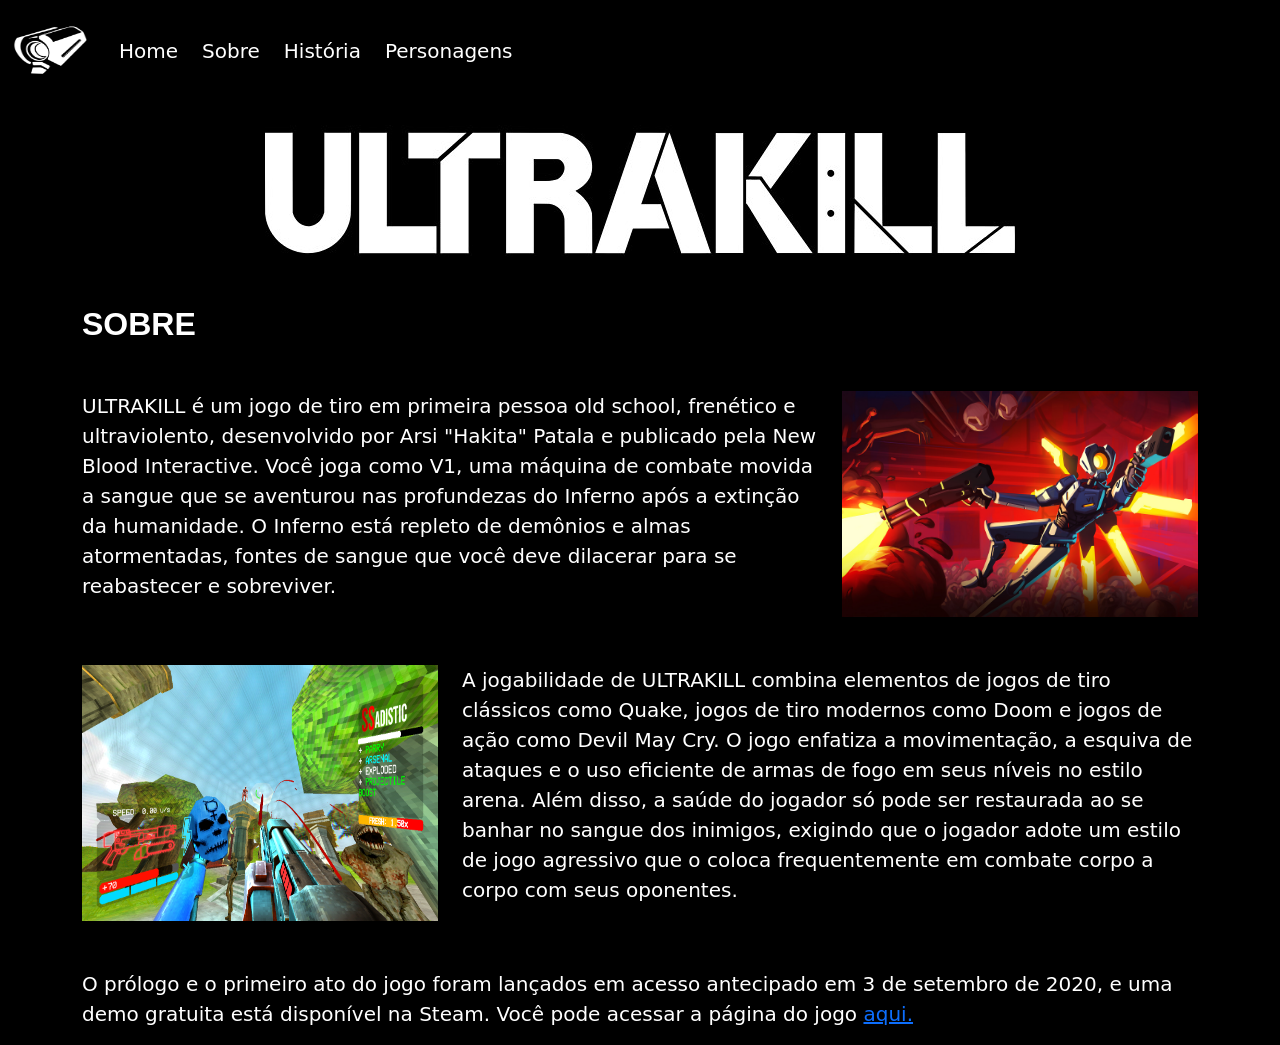
<file: sobre.html>
<!DOCTYPE html>
<html lang="pt-br">

<head>
    <meta charset="UTF-8">
    <meta name="viewport" content="width=device-width, initial-scale=1.0">
    <title>Site sobre ULTRAKILL</title>
    <link rel="stylesheet" href="style.css">
    <link href="https://cdn.jsdelivr.net/npm/bootstrap@5.3.8/dist/css/bootstrap.min.css" rel="stylesheet"
        integrity="sha384-sRIl4kxILFvY47J16cr9ZwB07vP4J8+LH7qKQnuqkuIAvNWLzeN8tE5YBujZqJLB" crossorigin="anonymous">
</head>

<body class="bg-black">
    <header>
        <nav class="navbar navbar-expand-sm bg-black navbar-dark">
            <div class="container-fluid">
                <a class="navbar-brand me-4" href="index.html">
                    <img src="./assets/logo.jpg" alt="Logo">
                </a>
                <button class="navbar-toggler" type="button" data-bs-toggle="collapse"
                    data-bs-target="#collapsibleNavbar">
                    <span class="navbar-toggler-icon"></span>
                </button>
                <div class="collapse navbar-collapse" id="collapsibleNavbar">
                    <ul class="navbar-nav">
                        <li class="nav-item me-2 font-20">
                            <a class="nav-link text-white" href="index.html">Home</a>
                        </li>
                        <li class="nav-item me-2 font-20">
                            <a class="nav-link text-white" href="sobre.html">Sobre</a>
                        </li>
                        <li class="nav-item me-2 font-20">
                            <a class="nav-link text-white" href="historia.html">História</a>
                        </li>
                        <li class="nav-item me-2 font-20">
                            <a class="nav-link text-white" href="personagens.html">Personagens</a>
                        </li>
                    </ul>
                </div>
            </div>
        </nav>
        <div class="container-fluid">
            <h1 class="mt-4">
                <img class="img-fluid mx-auto d-block" src="./assets/title.png" alt="titulo">
            </h1>
        </div>
    </header>
    <main>
        <section class="container">
            <div class="mt-5 text-white">
                <h2 class="fw-bold">SOBRE</h2>
                <div class="row d-flex flex-column-reverse flex-lg-row mt-5 font-20 text-white">
                    <div class="col-lg-8">
                        <p>ULTRAKILL é um jogo de tiro em primeira pessoa old school, frenético e ultraviolento,
                            desenvolvido por Arsi "Hakita" Patala e publicado pela New Blood Interactive. Você joga como
                            V1,
                            uma máquina de combate movida a sangue que se aventurou nas profundezas do Inferno após a
                            extinção da humanidade. O Inferno está repleto de demônios e almas atormentadas, fontes de
                            sangue que você deve dilacerar para se reabastecer e sobreviver.</p>
                    </div>
                    <div class="col-lg-4 mb-3 mb-lg-0">
                        <img class="w-100 h-100 img-fluid" src="./assets/v1.png" alt="v1">
                    </div>
                </div>
            </div>
        </section>
        <section class="container">
            <div class="row d-flex flex-lg-row mt-5 font-20 text-white">
                <div class="col-lg-4 mb-3 mb-lg-0">
                    <img class="w-100 h-100 img-fluid" src="./assets/style.png" alt="style">
                </div>
                <div class="col-lg-8">
                    <p>A jogabilidade de ULTRAKILL combina elementos de jogos de tiro clássicos como Quake, jogos de
                        tiro modernos como Doom e jogos de ação como Devil May Cry. O jogo enfatiza a movimentação,
                        a
                        esquiva de ataques e o uso eficiente de armas de fogo em seus níveis no estilo arena. Além
                        disso, a saúde do jogador só pode ser restaurada ao se banhar no sangue dos inimigos,
                        exigindo
                        que o jogador adote um estilo de jogo agressivo que o coloca frequentemente em combate corpo
                        a
                        corpo com seus oponentes.</p>
                </div>
            </div>
        </section>
        <section class="container">
            <div class="mt-5 font-20 text-white">
                <p>O prólogo e o primeiro ato do jogo foram lançados em acesso antecipado em 3 de setembro de 2020, e
                    uma demo gratuita está disponível na Steam. Você pode acessar a página do jogo <a
                        href="https://store.steampowered.com/app/1229490/ULTRAKILL/" target="_blank">aqui.</a></p>
            </div>
        </section>
    </main>
    <script src="https://cdn.jsdelivr.net/npm/bootstrap@5.3.8/dist/js/bootstrap.bundle.min.js"
        integrity="sha384-FKyoEForCGlyvwx9Hj09JcYn3nv7wiPVlz7YYwJrWVcXK/BmnVDxM+D2scQbITxI"
        crossorigin="anonymous"></script>
</body>

</html>
</file>
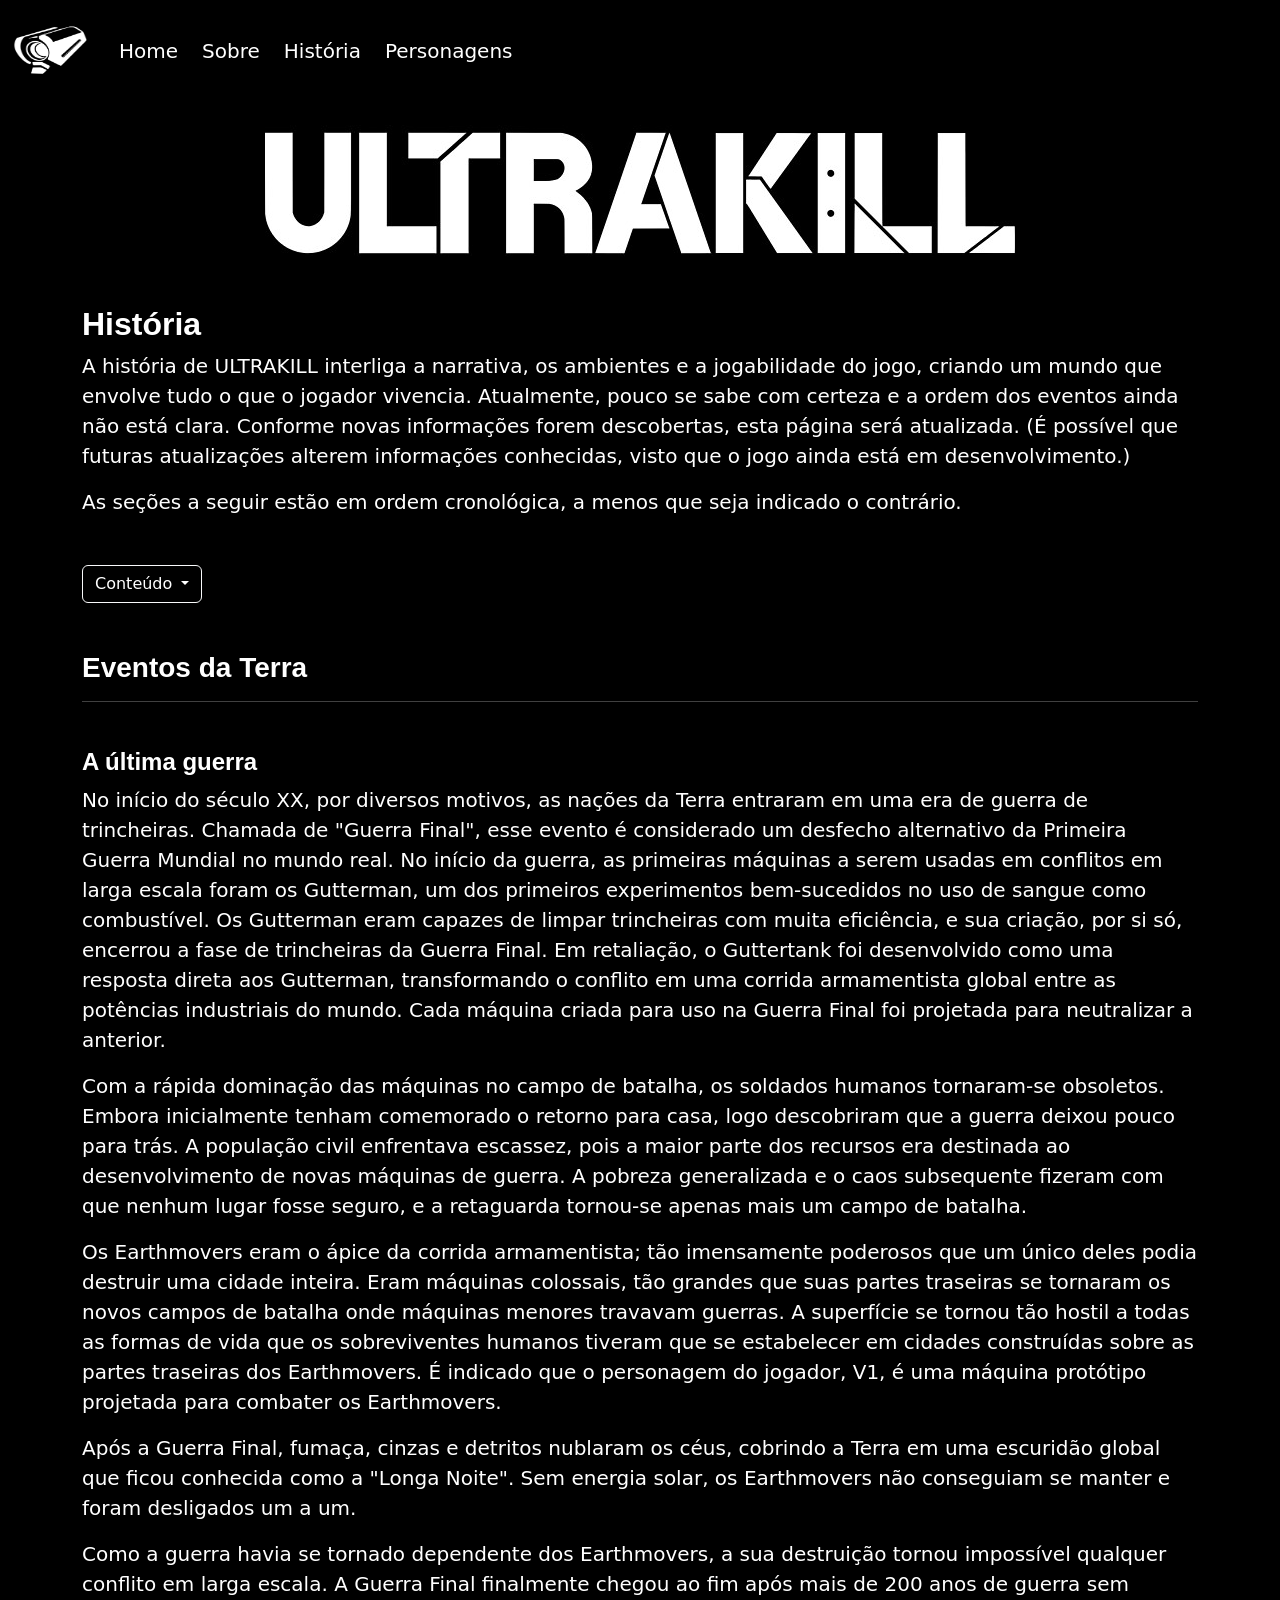
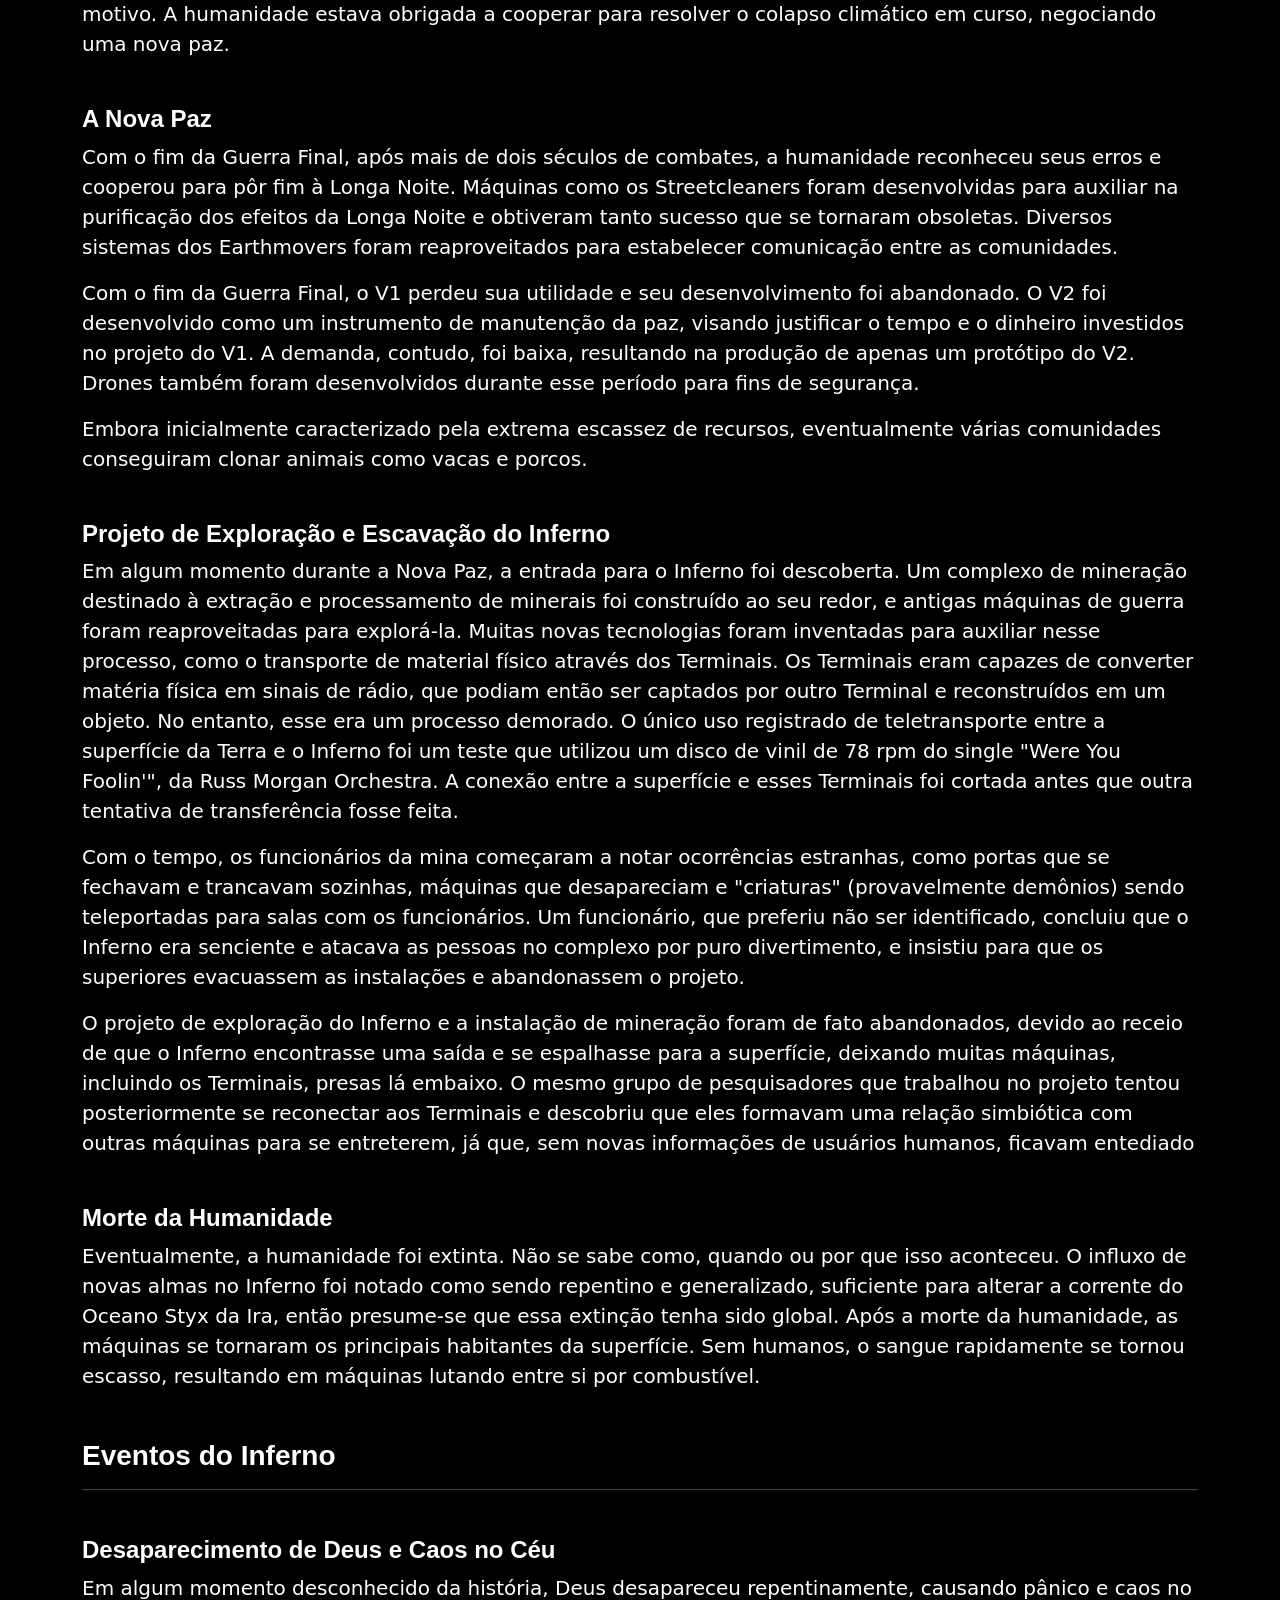
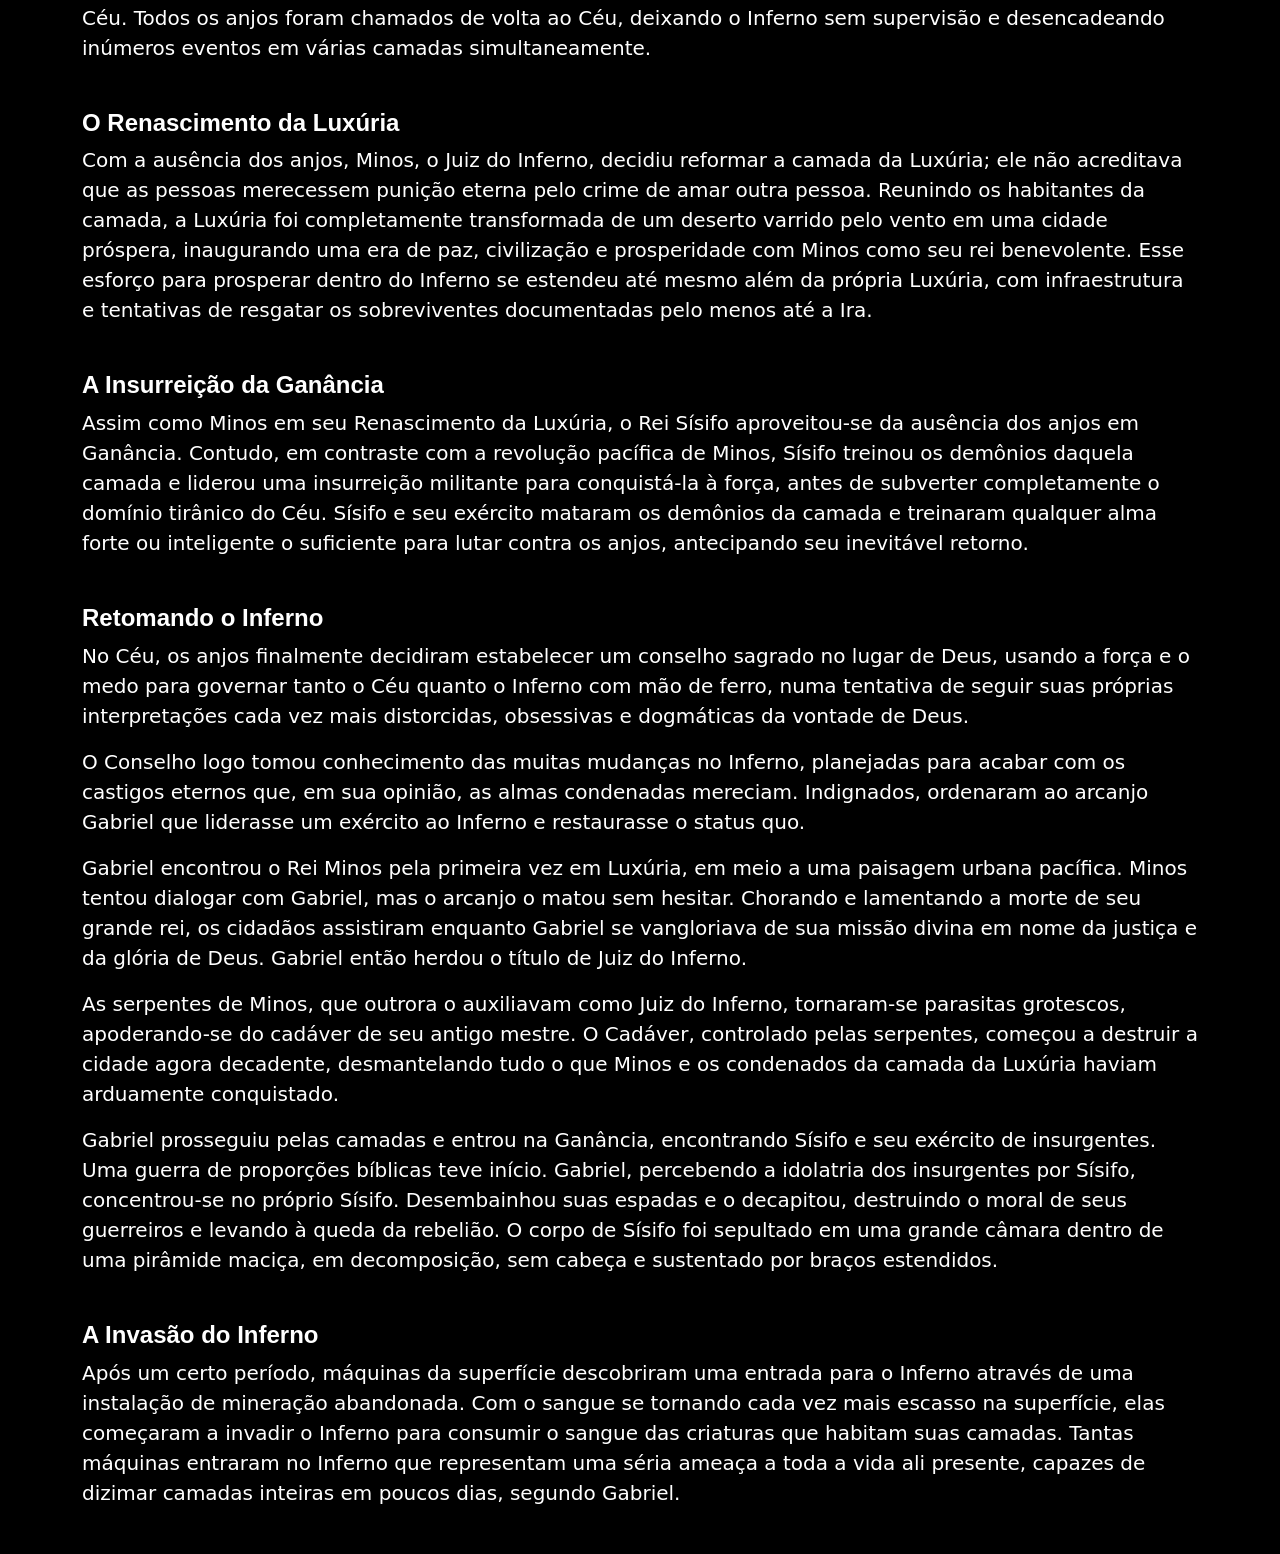
<file: html/historia.html>
<!DOCTYPE html>
<html lang="pt-br">

<head>
    <meta charset="UTF-8">
    <meta name="viewport" content="width=device-width, initial-scale=1.0">
    <title>Site sobre ULTRAKILL</title>
    <link rel="stylesheet" href="/css/style.css">
    <link href="https://cdn.jsdelivr.net/npm/bootstrap@5.3.8/dist/css/bootstrap.min.css" rel="stylesheet"
        integrity="sha384-sRIl4kxILFvY47J16cr9ZwB07vP4J8+LH7qKQnuqkuIAvNWLzeN8tE5YBujZqJLB" crossorigin="anonymous">
</head>

<body class="bg-black">
    <header>
        <nav class="navbar navbar-expand-sm bg-black navbar-dark">
            <div class="container-fluid">
                <a class="navbar-brand me-4" href="/index.html">
                    <img src="/assets/logo.jpg" alt="Logo">
                </a>
                <button class="navbar-toggler" type="button" data-bs-toggle="collapse"
                    data-bs-target="#collapsibleNavbar">
                    <span class="navbar-toggler-icon"></span>
                </button>
                <div class="collapse navbar-collapse" id="collapsibleNavbar">
                    <ul class="navbar-nav">
                        <li class="nav-item me-2 font-20">
                            <a class="nav-link text-white" href="/index.html">Home</a>
                        </li>
                        <li class="nav-item me-2 font-20">
                            <a class="nav-link text-white" href="/html/sobre.html">Sobre</a>
                        </li>
                        <li class="nav-item me-2 font-20">
                            <a class="nav-link text-white" href="/html/historia.html">História</a>
                        </li>
                        <li class="nav-item me-2 font-20">
                            <a class="nav-link text-white" href="/html/personagens.html">Personagens</a>
                        </li>
                    </ul>
                </div>
            </div>
        </nav>
        <div class="container-fluid">
            <h1 class="mt-4">
                <img class="img-fluid mx-auto d-block" src="/assets/title.png" alt="titulo">
            </h1>
        </div>
    </header>
    <main>
        <section class="container">
            <div class="mt-5 text-white font-20">
                <h2 class="fw-bold">História</h2>
                <p>A história de ULTRAKILL interliga a narrativa, os ambientes e a jogabilidade do jogo, criando um
                    mundo que envolve tudo o que o jogador vivencia. Atualmente, pouco se sabe com certeza e a ordem dos
                    eventos ainda não está clara. Conforme novas informações forem descobertas, esta página será
                    atualizada. (É possível que futuras atualizações alterem informações conhecidas, visto que o jogo
                    ainda está em desenvolvimento.)</p>
                <p>As seções a seguir estão em ordem cronológica, a menos que seja indicado o contrário.</p>
            </div>
            <div class="dropdown mt-5">
                <button type="button" class="btn border border-light text-white dropdown-toggle"
                    data-bs-toggle="dropdown">
                    Conteúdo
                </button>
                <ul class="dropdown-menu">
                    <li><a class="dropdown-item" href="#eventos-terra">1 - Eventos da Terra</a></li>
                    <li><a class="dropdown-item" href="#ultima-guerra">1.1 - A Última Guerra</a></li>
                    <li><a class="dropdown-item" href="#nova-paz">1.2 - A Nova paz</a></li>
                    <li><a class="dropdown-item" href="#projeto-inferno">1.3 - Projeto de Exploração e Escavação do Inferno</a></li>
                    <li><a class="dropdown-item" href="#morte-humanidade">1.4 - Morte da Humanidade</a></li>
                    <li><a class="dropdown-item" href="#eventos-inferno">2 - Eventos do Inferno</a></li>
                    <li><a class="dropdown-item" href="#desaparecimento-deus">2.1 - Desaparecimento de Deus e Caos no Céu</a></li>
                    <li><a class="dropdown-item" href="#renascimento-luxuria">2.2 - O Renascimento da Luxúria</a></li>
                    <li><a class="dropdown-item" href="#insurreicao-ganancia">2.3 - A Insurreição da Ganância</a></li>
                    <li><a class="dropdown-item" href="#retomando-inferno">2.4 - Retomando o Inferno</a></li>
                    <li><a class="dropdown-item" href="#invasao-inferno">2.5 - A Invasão do Inferno</a></li>
                </ul>
            </div>
        </section>
        <section id="eventos-terra" class="container">
            <div class="mt-5 text-white font-20">
                <h3 class="fw-bold">Eventos da Terra</h3>
                <hr>
                <div id="ultima-guerra">
                    <br>
                    <h4 class="fw-bold">A última guerra</h4>
                    <p>No início do século XX, por diversos motivos, as nações da Terra entraram em uma era de guerra de
                        trincheiras. Chamada de "Guerra Final", esse evento é considerado um desfecho alternativo da
                        Primeira Guerra Mundial no mundo real. No início da guerra, as primeiras máquinas a serem usadas
                        em conflitos em larga escala foram os Gutterman, um dos primeiros experimentos bem-sucedidos no
                        uso de sangue como combustível. Os Gutterman eram capazes de limpar trincheiras com muita
                        eficiência, e sua criação, por si só, encerrou a fase de trincheiras da Guerra Final. Em
                        retaliação, o Guttertank foi desenvolvido como uma resposta direta aos Gutterman, transformando
                        o conflito em uma corrida armamentista global entre as potências industriais do mundo. Cada
                        máquina criada para uso na Guerra Final foi projetada para neutralizar a anterior.</p>
                    <p>Com a rápida dominação das máquinas no campo de batalha, os soldados humanos tornaram-se
                        obsoletos. Embora inicialmente tenham comemorado o retorno para casa, logo descobriram que a
                        guerra deixou pouco para trás. A população civil enfrentava escassez, pois a maior parte dos
                        recursos era destinada ao desenvolvimento de novas máquinas de guerra. A pobreza generalizada e
                        o caos subsequente fizeram com que nenhum lugar fosse seguro, e a retaguarda tornou-se apenas
                        mais um campo de batalha.</p>
                    <p>Os Earthmovers eram o ápice da corrida armamentista; tão imensamente poderosos que um único deles
                        podia destruir uma cidade inteira. Eram máquinas colossais, tão grandes que suas partes
                        traseiras se tornaram os novos campos de batalha onde máquinas menores travavam guerras. A
                        superfície se tornou tão hostil a todas as formas de vida que os sobreviventes humanos tiveram
                        que se estabelecer em cidades construídas sobre as partes traseiras dos Earthmovers. É indicado
                        que o personagem do jogador, V1, é uma máquina protótipo projetada para combater os Earthmovers.
                    </p>
                    <p>Após a Guerra Final, fumaça, cinzas e detritos nublaram os céus, cobrindo a Terra em uma
                        escuridão global que ficou conhecida como a "Longa Noite". Sem energia solar, os Earthmovers não
                        conseguiam se manter e foram desligados um a um.</p>
                    <p>Como a guerra havia se tornado dependente dos Earthmovers, a sua destruição tornou impossível
                        qualquer conflito em larga escala. A Guerra Final finalmente chegou ao fim após mais de 200 anos
                        de guerra sem motivo. A humanidade estava obrigada a cooperar para resolver o colapso climático
                        em curso, negociando uma nova paz.</p>
                </div>
                <div id="nova-paz">
                    <br>
                    <h4 class="fw-bold">A Nova Paz</h4>
                    <p>Com o fim da Guerra Final, após mais de dois séculos de combates, a humanidade reconheceu seus
                        erros e cooperou para pôr fim à Longa Noite. Máquinas como os Streetcleaners foram desenvolvidas
                        para auxiliar na purificação dos efeitos da Longa Noite e obtiveram tanto sucesso que se
                        tornaram obsoletas. Diversos sistemas dos Earthmovers foram reaproveitados para estabelecer
                        comunicação entre as comunidades.</p>
                    <p>Com o fim da Guerra Final, o V1 perdeu sua utilidade e seu desenvolvimento foi abandonado. O V2
                        foi desenvolvido como um instrumento de manutenção da paz, visando justificar o tempo e o
                        dinheiro investidos no projeto do V1. A demanda, contudo, foi baixa, resultando na produção de
                        apenas um protótipo do V2. Drones também foram desenvolvidos durante esse período para fins de
                        segurança.</p>
                    <p>Embora inicialmente caracterizado pela extrema escassez de recursos, eventualmente várias
                        comunidades conseguiram clonar animais como vacas e porcos.</p>
                </div>
                <div id="projeto-inferno">
                    <br>
                    <h4 class="fw-bold">Projeto de Exploração e Escavação do Inferno</h4>
                    <p>Em algum momento durante a Nova Paz, a entrada para o Inferno foi descoberta. Um complexo de mineração destinado à extração e processamento de minerais foi construído ao seu redor, e antigas máquinas de guerra foram reaproveitadas para explorá-la. Muitas novas tecnologias foram inventadas para auxiliar nesse processo, como o transporte de material físico através dos Terminais. Os Terminais eram capazes de converter matéria física em sinais de rádio, que podiam então ser captados por outro Terminal e reconstruídos em um objeto. No entanto, esse era um processo demorado. O único uso registrado de teletransporte entre a superfície da Terra e o Inferno foi um teste que utilizou um disco de vinil de 78 rpm do single "Were You Foolin'", da Russ Morgan Orchestra. A conexão entre a superfície e esses Terminais foi cortada antes que outra tentativa de transferência fosse feita.</p>
                    <p>Com o tempo, os funcionários da mina começaram a notar ocorrências estranhas, como portas que se fechavam e trancavam sozinhas, máquinas que desapareciam e "criaturas" (provavelmente demônios) sendo teleportadas para salas com os funcionários. Um funcionário, que preferiu não ser identificado, concluiu que o Inferno era senciente e atacava as pessoas no complexo por puro divertimento, e insistiu para que os superiores evacuassem as instalações e abandonassem o projeto.</p>
                    <p>O projeto de exploração do Inferno e a instalação de mineração foram de fato abandonados, devido ao receio de que o Inferno encontrasse uma saída e se espalhasse para a superfície, deixando muitas máquinas, incluindo os Terminais, presas lá embaixo. O mesmo grupo de pesquisadores que trabalhou no projeto tentou posteriormente se reconectar aos Terminais e descobriu que eles formavam uma relação simbiótica com outras máquinas para se entreterem, já que, sem novas informações de usuários humanos, ficavam entediado</p>
                </div>
                <div id="morte-humanidade">
                    <br>
                    <h4 class="fw-bold">Morte da Humanidade</h4>
                    <p>Eventualmente, a humanidade foi extinta. Não se sabe como, quando ou por que isso aconteceu. O influxo de novas almas no Inferno foi notado como sendo repentino e generalizado, suficiente para alterar a corrente do Oceano Styx da Ira, então presume-se que essa extinção tenha sido global. Após a morte da humanidade, as máquinas se tornaram os principais habitantes da superfície. Sem humanos, o sangue rapidamente se tornou escasso, resultando em máquinas lutando entre si por combustível.</p>
                </div>
            </div>
        </section>
        <section id="eventos-inferno" class="container">
            <div class="mt-5 text-white font-20">
                <h3 class="fw-bold">Eventos do Inferno</h3>
                <hr>
                <div id="desaparecimento-deus">
                    <br>
                    <h4 class="fw-bold">Desaparecimento de Deus e Caos no Céu</h4>
                    <p>Em algum momento desconhecido da história, Deus desapareceu repentinamente, causando pânico e caos no Céu. Todos os anjos foram chamados de volta ao Céu, deixando o Inferno sem supervisão e desencadeando inúmeros eventos em várias camadas simultaneamente.</p>
                </div>
                <div id="renascimento-luxuria">
                    <br>
                    <h4 class="fw-bold">O Renascimento da Luxúria</h4>
                    <p>Com a ausência dos anjos, Minos, o Juiz do Inferno, decidiu reformar a camada da Luxúria; ele não acreditava que as pessoas merecessem punição eterna pelo crime de amar outra pessoa. Reunindo os habitantes da camada, a Luxúria foi completamente transformada de um deserto varrido pelo vento em uma cidade próspera, inaugurando uma era de paz, civilização e prosperidade com Minos como seu rei benevolente. Esse esforço para prosperar dentro do Inferno se estendeu até mesmo além da própria Luxúria, com infraestrutura e tentativas de resgatar os sobreviventes documentadas pelo menos até a Ira.</p>
                </div>
                <div id="insurreicao-ganancia">
                    <br>
                    <h4 class="fw-bold">A Insurreição da Ganância</h4>
                    <p>Assim como Minos em seu Renascimento da Luxúria, o Rei Sísifo aproveitou-se da ausência dos anjos em Ganância. Contudo, em contraste com a revolução pacífica de Minos, Sísifo treinou os demônios daquela camada e liderou uma insurreição militante para conquistá-la à força, antes de subverter completamente o domínio tirânico do Céu. Sísifo e seu exército mataram os demônios da camada e treinaram qualquer alma forte ou inteligente o suficiente para lutar contra os anjos, antecipando seu inevitável retorno.</p>
                </div>
                <div id="retomando-inferno">
                    <br>
                    <h4 class="fw-bold">Retomando o Inferno</h4>
                    <p>No Céu, os anjos finalmente decidiram estabelecer um conselho sagrado no lugar de Deus, usando a força e o medo para governar tanto o Céu quanto o Inferno com mão de ferro, numa tentativa de seguir suas próprias interpretações cada vez mais distorcidas, obsessivas e dogmáticas da vontade de Deus.</p>
                    <p>O Conselho logo tomou conhecimento das muitas mudanças no Inferno, planejadas para acabar com os castigos eternos que, em sua opinião, as almas condenadas mereciam. Indignados, ordenaram ao arcanjo Gabriel que liderasse um exército ao Inferno e restaurasse o status quo.</p>
                    <p>Gabriel encontrou o Rei Minos pela primeira vez em Luxúria, em meio a uma paisagem urbana pacífica. Minos tentou dialogar com Gabriel, mas o arcanjo o matou sem hesitar. Chorando e lamentando a morte de seu grande rei, os cidadãos assistiram enquanto Gabriel se vangloriava de sua missão divina em nome da justiça e da glória de Deus. Gabriel então herdou o título de Juiz do Inferno.</p>
                    <p>As serpentes de Minos, que outrora o auxiliavam como Juiz do Inferno, tornaram-se parasitas grotescos, apoderando-se do cadáver de seu antigo mestre. O Cadáver, controlado pelas serpentes, começou a destruir a cidade agora decadente, desmantelando tudo o que Minos e os condenados da camada da Luxúria haviam arduamente conquistado.</p>
                    <p>Gabriel prosseguiu pelas camadas e entrou na Ganância, encontrando Sísifo e seu exército de insurgentes. Uma guerra de proporções bíblicas teve início. Gabriel, percebendo a idolatria dos insurgentes por Sísifo, concentrou-se no próprio Sísifo. Desembainhou suas espadas e o decapitou, destruindo o moral de seus guerreiros e levando à queda da rebelião. O corpo de Sísifo foi sepultado em uma grande câmara dentro de uma pirâmide maciça, em decomposição, sem cabeça e sustentado por braços estendidos.</p>
                </div>
                <div id="invasao-inferno">
                    <br>
                    <h4 class="fw-bold">A Invasão do Inferno</h4>
                    <p>Após um certo período, máquinas da superfície descobriram uma entrada para o Inferno através de uma instalação de mineração abandonada. Com o sangue se tornando cada vez mais escasso na superfície, elas começaram a invadir o Inferno para consumir o sangue das criaturas que habitam suas camadas. Tantas máquinas entraram no Inferno que representam uma séria ameaça a toda a vida ali presente, capazes de dizimar camadas inteiras em poucos dias, segundo Gabriel.</p>
                    <br>
                </div>
            </div>
        </section>
    </main>
    <script src="https://cdn.jsdelivr.net/npm/bootstrap@5.3.8/dist/js/bootstrap.bundle.min.js"
        integrity="sha384-FKyoEForCGlyvwx9Hj09JcYn3nv7wiPVlz7YYwJrWVcXK/BmnVDxM+D2scQbITxI"
        crossorigin="anonymous"></script>
</body>

</html>
</file>
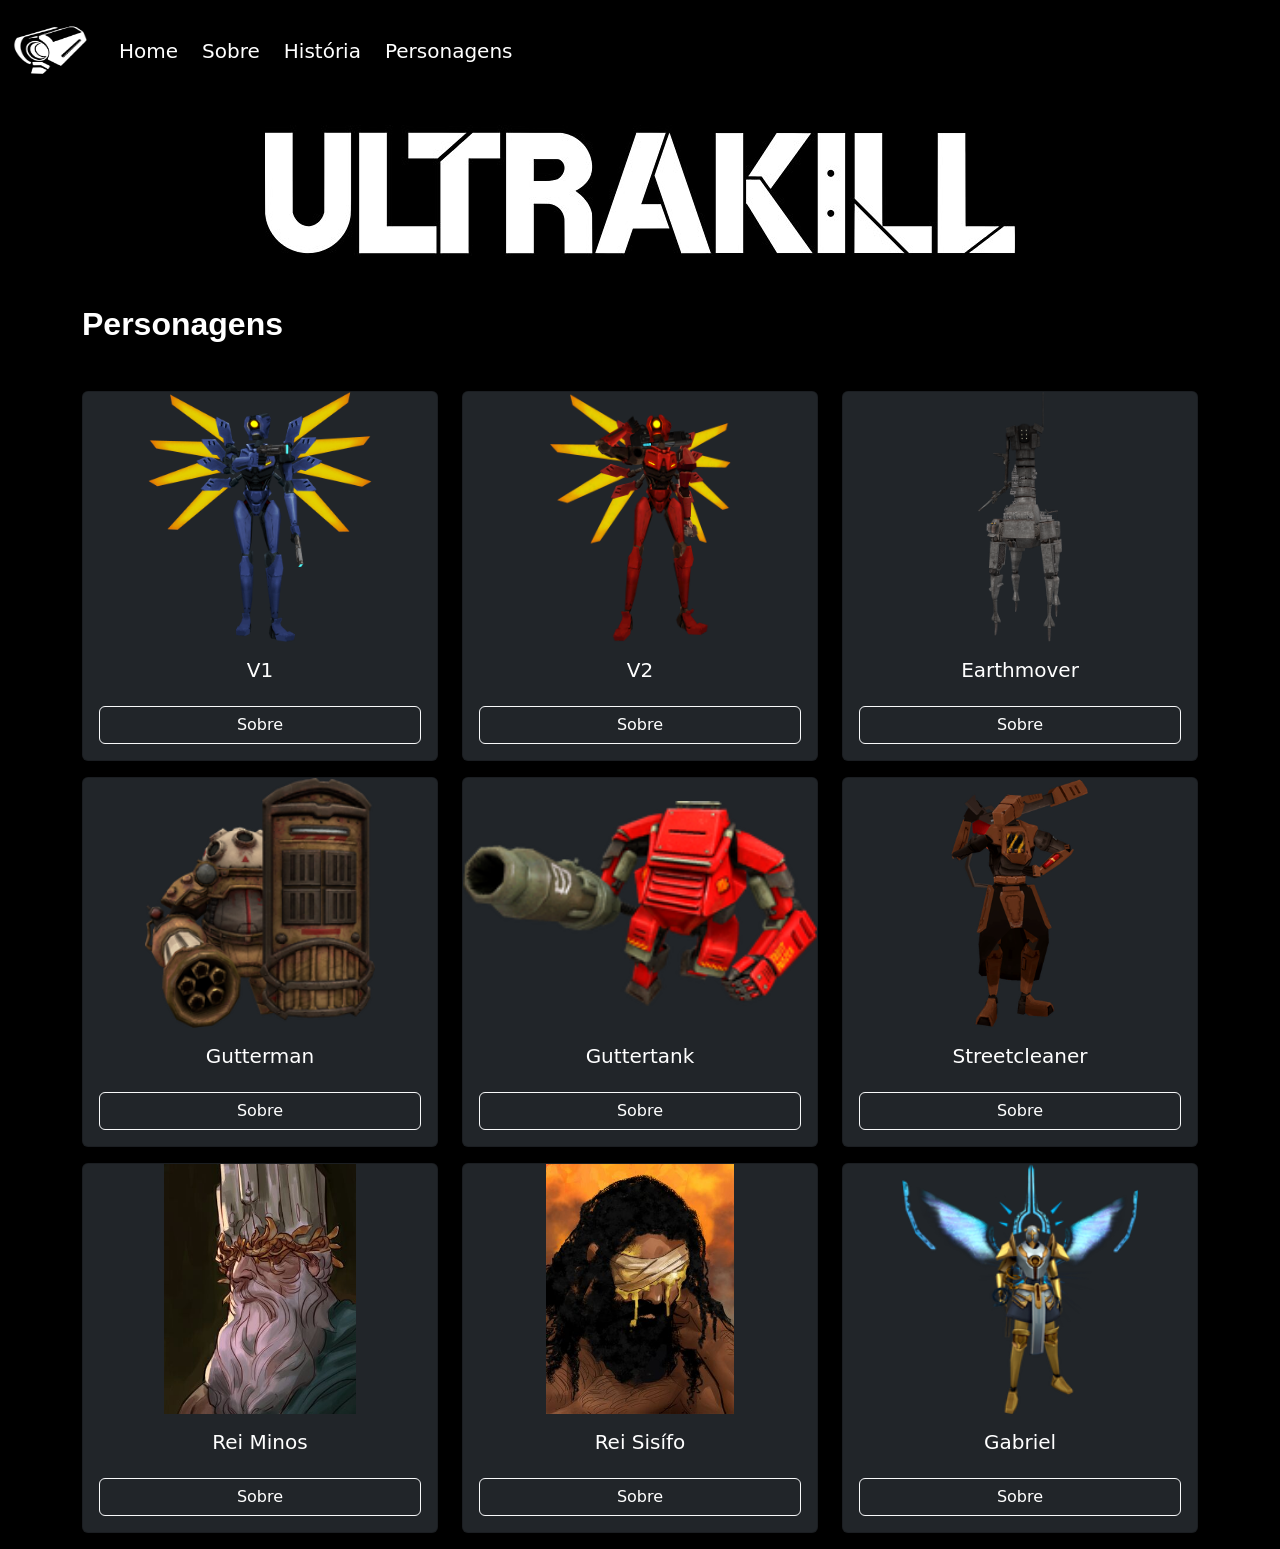
<file: html/personagens.html>
<!DOCTYPE html>
<html lang="pt-br">

<head>
    <meta charset="UTF-8">
    <meta name="viewport" content="width=device-width, initial-scale=1.0">
    <title>Site sobre ULTRAKILL</title>
    <link rel="stylesheet" href="/css/style.css">
    <link href="https://cdn.jsdelivr.net/npm/bootstrap@5.3.8/dist/css/bootstrap.min.css" rel="stylesheet"
        integrity="sha384-sRIl4kxILFvY47J16cr9ZwB07vP4J8+LH7qKQnuqkuIAvNWLzeN8tE5YBujZqJLB" crossorigin="anonymous">
</head>

<body class="bg-black">
    <header>
        <nav class="navbar navbar-expand-sm bg-black navbar-dark">
            <div class="container-fluid">
                <a class="navbar-brand me-4" href="/index.html">
                    <img src="/assets/logo.jpg" alt="Logo">
                </a>
                <button class="navbar-toggler" type="button" data-bs-toggle="collapse"
                    data-bs-target="#collapsibleNavbar">
                    <span class="navbar-toggler-icon"></span>
                </button>
                <div class="collapse navbar-collapse" id="collapsibleNavbar">
                    <ul class="navbar-nav">
                        <li class="nav-item me-2 font-20">
                            <a class="nav-link text-white" href="/index.html">Home</a>
                        </li>
                        <li class="nav-item me-2 font-20">
                            <a class="nav-link text-white" href="/html/sobre.html">Sobre</a>
                        </li>
                        <li class="nav-item me-2 font-20">
                            <a class="nav-link text-white" href="/html/historia.html">História</a>
                        </li>
                        <li class="nav-item me-2 font-20">
                            <a class="nav-link text-white" href="/html/personagens.html">Personagens</a>
                        </li>
                    </ul>
                </div>
            </div>
        </nav>
        <div class="container-fluid">
            <h1 class="mt-4">
                <img class="img-fluid mx-auto d-block" src="/assets/title.png" alt="titulo">
            </h1>
        </div>
    </header>
    <main class="container">
        <div class="mt-5 text-white font-20">
            <h2 class="fw-bold">Personagens</h2>
        </div>
        <section class>
            <div class="row mt-5">
                <div class="col-md-6 col-xl-4 mb-3">
                    <div class="card bg-dark">
                        <img src="/assets/img-cards/v1.webp" class="card-img-top" alt="v1">
                        <div class="card-body">
                            <h5 class="card-title text-white text-center">V1</h5>
                            <button type="button" class="btn border border-light text-white mt-3 w-100"
                                data-bs-toggle="modal" data-bs-target="#modal-V1">
                                Sobre
                            </button>
                            <div class="modal fade" id="modal-V1">
                                <div class="modal-dialog modal-dialog-centered">
                                    <div class="modal-content">
                                        <div class="modal-header">
                                            <h4 class="modal-title">V1</h4>
                                            <button type="button" class="btn-close" data-bs-dismiss="modal"></button>
                                        </div>
                                        <div class="modal-body">
                                            V1 é uma máquina humanoide azul com uma cabeça alongada que lembra uma câmera com uma lente amarela brilhante. Impressos no lado esquerdo da cabeça de V1 estão um código de barras e alguns caracteres ilegíveis. Oito protuberâncias amarelas e brilhantes, semelhantes a asas, emergem de suas costas, permitindo sua manobrabilidade aérea, investidas e deslizamento contínuo, além de armazenar armas quando não estão em uso. A inscrição "V1" está impressa no lado esquerdo do seu torso.
                                        </div>
                                    </div>
                                </div>
                            </div>
                        </div>
                    </div>
                </div>
                <div class="col-md-6 col-xl-4 mb-3">
                    <div class="card bg-dark">
                        <img src="/assets/img-cards/v2.webp" class="card-img-top" alt="v2">
                        <div class="card-body">
                            <h5 class="card-title text-white text-center">V2</h5>
                            <button type="button" class="btn border border-light text-white mt-3 w-100"
                                data-bs-toggle="modal" data-bs-target="#modal-V2">
                                Sobre
                            </button>
                            <div class="modal fade" id="modal-V2">
                                <div class="modal-dialog modal-dialog-centered">
                                    <div class="modal-content">
                                        <div class="modal-header">
                                            <h4 class="modal-title">V2</h4>
                                            <button type="button" class="btn-close" data-bs-dismiss="modal"></button>
                                        </div>
                                        <div class="modal-body">
                                            O V2 é o segundo protótipo da linha de modelos V, com aparência quase idêntica ao V1, porém com um esquema de cores vermelho vibrante. Possui forma humanoide, com pés sem dedos, mão direita com cinco dedos e uma cabeça geométrica que lembra uma câmera de segurança. A inscrição "V2" está presente na sua parte frontal. Ambos os modelos compartilham adornos em forma de asas nas costas, que brilham em amarelo.
                                        </div>
                                    </div>
                                </div>
                            </div>
                        </div>
                    </div>
                </div>
                <div class="col-md-6 col-xl-4 mb-3">
                    <div class="card bg-dark">
                        <img src="/assets/img-cards/earthmover.webp" class="card-img-top" alt="earthmover">
                        <div class="card-body">
                            <h5 class="card-title text-white text-center">Earthmover</h5>
                            <button type="button" class="btn border border-light text-white mt-3 w-100"
                                data-bs-toggle="modal" data-bs-target="#myModal">
                                Sobre
                            </button>
                            <div class="modal fade" id="myModal">
                                <div class="modal-dialog modal-dialog-centered">
                                    <div class="modal-content">
                                        <div class="modal-header">
                                            <h4 class="modal-title">Earthmover</h4>
                                            <button type="button" class="btn-close" data-bs-dismiss="modal"></button>
                                        </div>
                                        <div class="modal-body">
                                            Esta é uma máquina de tamanho tão grande que a maior parte da fase jogável se passa sobre e dentro dela, com apenas o início e o fim ocorrendo fora dela. É uma enorme máquina de guerra quadrúpede, semelhante em forma a um centauro. Possui um único braço fino preso à parte superior do corpo, que carrega algum tipo de arma elétrica, capaz de disparar feixes massivos de eletricidade a grandes distâncias. Escadas, plataformas e saídas de vapor serpenteiam por suas pernas, e inúmeras estruturas — incluindo usinas de energia funcionais e espaços habitacionais para civis — são construídas em suas costas e pescoço. Ela parece estar envolvida em um duelo perpétuo com outro Earthmover à distância, trocando raios, embora nenhuma pareça sofrer danos devido aos geradores de escudo. Enquanto os Earthmovers são imunes umas às outras, os civis, máquinas e estruturas abaixo delas eram completamente vulneráveis, criando uma guerra destrutiva e praticamente interminável sem motivo aparente.
                                        </div>
                                    </div>
                                </div>
                            </div>
                        </div>
                    </div>
                </div>
                <div class="col-md-6 col-xl-4 mb-3">
                    <div class="card bg-dark">
                        <img src="/assets/img-cards/gutterman.webp" class="card-img-top" alt="gutterman">
                        <div class="card-body">
                            <h5 class="card-title text-white text-center">Gutterman</h5>
                            <button type="button" class="btn border border-light text-white mt-3 w-100"
                                data-bs-toggle="modal" data-bs-target="#modal-gutterman">
                                Sobre
                            </button>
                            <div class="modal fade" id="modal-gutterman">
                                <div class="modal-dialog modal-dialog-centered">
                                    <div class="modal-content">
                                        <div class="modal-header">
                                            <h4 class="modal-title">Gutterman</h4>
                                            <button type="button" class="btn-close" data-bs-dismiss="modal"></button>
                                        </div>
                                        <div class="modal-body">
                                            Os Gutterman são máquinas grandes e robustas, com coloração predominantemente bronze ou marrom ferrugem, e um tom bege mais claro em seus capacetes circulares em forma de cúpula, pontilhados com seis "olhos" pretos. Estão armados com um grande escudo retangular na mão esquerda, enquanto o braço direito é substituído por um canhão rotativo cilíndrico de cinco canos com mira vermelha.
                                        </div>
                                    </div>
                                </div>
                            </div>
                        </div>
                    </div>
                </div>
                <div class="col-md-6 col-xl-4 mb-3">
                    <div class="card bg-dark">
                        <img src="/assets/img-cards/guttertank.webp" class="card-img-top" alt="guttertank">
                        <div class="card-body">
                            <h5 class="card-title text-white text-center">Guttertank</h5>
                            <button type="button" class="btn border border-light text-white mt-3 w-100"
                                data-bs-toggle="modal" data-bs-target="#modal-guttertank">
                                Sobre
                            </button>
                            <div class="modal fade" id="modal-guttertank">
                                <div class="modal-dialog modal-dialog-centered">
                                    <div class="modal-content">
                                        <div class="modal-header">
                                            <h4 class="modal-title">Guttertank</h4>
                                            <button type="button" class="btn-close" data-bs-dismiss="modal"></button>
                                        </div>
                                        <div class="modal-body">
                                            Os Guttertanks são máquinas humanoides volumosas com blindagem vermelha brilhante, que lembram muito os tanques alemães da Segunda Guerra Mundial. Possuem pernas semelhantes às de um cavalo, com "cascos" metálicos quadrados que ajudam a evitar que a máquina fique atolada na lama do campo de batalha. Em seu antebraço direito, há um grande lançador de foguetes, conectado a um tanque branco fumegante montado em suas costas, presumivelmente usado no processo de síntese de munição. Já seu braço esquerdo é mais humanoide, com apenas três dedos e um polegar, usado para socar e colocar minas terrestres.
                                        </div>
                                    </div>
                                </div>
                            </div>
                        </div>
                    </div>
                </div>
                <div class="col-md-6 col-xl-4 mb-3">
                    <div class="card bg-dark">
                        <img src="/assets/img-cards/streetcleaner.webp" class="card-img-top" alt="streetcleaner">
                        <div class="card-body">
                            <h5 class="card-title text-white text-center">Streetcleaner</h5>
                            <button type="button" class="btn border border-light text-white mt-3 w-100"
                                data-bs-toggle="modal" data-bs-target="#modal-streetcleaner">
                                Sobre
                            </button>
                            <div class="modal fade" id="modal-streetcleaner">
                                <div class="modal-dialog modal-dialog-centered">
                                    <div class="modal-content">
                                        <div class="modal-header">
                                            <h4 class="modal-title">Streetcleaner</h4>
                                            <button type="button" class="btn-close" data-bs-dismiss="modal"></button>
                                        </div>
                                        <div class="modal-body">
                                            Os Streetcleaners são robôs humanoides pretos e marrons. Suas cabeças são longas e angulares, com duas fendas em cada lado que provavelmente servem como olhos. Eles têm listras de perigo no peito e marcas vermelhas na parte superior dos braços. Ao redor das pernas, há o que parece ser um tecido preto que as cobre e se divide ao meio.
                                        </div>
                                    </div>
                                </div>
                            </div>
                        </div>
                    </div>
                </div>
                <div class="col-md-6 col-xl-4 mb-3">
                    <div class="card bg-dark">
                        <img src="/assets/img-cards/minos.jpg" class="card-img-top" alt="minos">
                        <div class="card-body">
                            <h5 class="card-title text-white text-center">Rei Minos</h5>
                            <button type="button" class="btn border border-light text-white mt-3 w-100"
                                data-bs-toggle="modal" data-bs-target="#modal-minos">
                                Sobre
                            </button>
                            <div class="modal fade" id="modal-minos">
                                <div class="modal-dialog modal-dialog-centered">
                                    <div class="modal-content">
                                        <div class="modal-header">
                                            <h4 class="modal-title">Rei Minos</h4>
                                            <button type="button" class="btn-close" data-bs-dismiss="modal"></button>
                                        </div>
                                        <div class="modal-body">
                                            Minos era um homem idoso com longos cabelos brancos e barba. Usava uma coroa feita de blocos de metal e seus olhos eram cobertos por uma coroa de louros ornamental com detalhes serpentinos e foliares. Provavelmente vestia uma roupa verde da nobreza grega. Presume-se que esta figura seja tão grande quanto seu cadáver. A enormidade física de Minos devia-se à sua incrível força de vontade e ao reconhecimento que alcançou em vida.
                                        </div>
                                    </div>
                                </div>
                            </div>
                        </div>
                    </div>
                </div>
                <div class="col-md-6 col-xl-4 mb-3">
                    <div class="card bg-dark">
                        <img src="/assets/img-cards/sisyphus.jpg" class="card-img-top" alt="sisyphus">
                        <div class="card-body">
                            <h5 class="card-title text-white text-center">Rei Sisífo</h5>
                            <button type="button" class="btn border border-light text-white mt-3 w-100"
                                data-bs-toggle="modal" data-bs-target="#modal-sisyphus">
                                Sobre
                            </button>
                            <div class="modal fade" id="modal-sisyphus">
                                <div class="modal-dialog modal-dialog-centered">
                                    <div class="modal-content">
                                        <div class="modal-header">
                                            <h4 class="modal-title">Rei Sisífo</h4>
                                            <button type="button" class="btn-close" data-bs-dismiss="modal"></button>
                                        </div>
                                        <div class="modal-body">
                                            Sísifo era um homem grande, corpulento, de pele escura, cabelos negros, barba e longos dreadlocks. Ele usava uma venda nos olhos, que escondia veios de ouro derretido.
                                        </div>
                                    </div>
                                </div>
                            </div>
                        </div>
                    </div>
                </div>
                <div class="col-md-6 col-xl-4 mb-3">
                    <div class="card bg-dark">
                        <img src="/assets/img-cards/gabriel.webp" class="card-img-top" alt="gabriel">
                        <div class="card-body">
                            <h5 class="card-title text-white text-center">Gabriel</h5>
                            <button type="button" class="btn border border-light text-white mt-3 w-100"
                                data-bs-toggle="modal" data-bs-target="#modal-gabriel">
                                Sobre
                            </button>
                            <div class="modal fade" id="modal-gabriel">
                                <div class="modal-dialog modal-dialog-centered">
                                    <div class="modal-content">
                                        <div class="modal-header">
                                            <h4 class="modal-title">Gabriel</h4>
                                            <button type="button" class="btn-close" data-bs-dismiss="modal"></button>
                                        </div>
                                        <div class="modal-body">
                                            Gabriel é retratado vestindo uma armadura prateada com detalhes dourados, e seu capacete sem olhos possui uma cruz dourada incrustada. Construções de luz azul-celeste formam tanto suas asas de anjo quanto sua auréola. Ele também usa duas espadas ornamentadas embainhadas em seu quadril direito, cujas bainhas trazem as frases "Esplendor é Justiça" e "Justiça é Esplendor".
                                        </div>
                                    </div>
                                </div>
                            </div>
                        </div>
                    </div>
                </div>
            </div>
        </section>
    </main>
    <script src="https://cdn.jsdelivr.net/npm/bootstrap@5.3.8/dist/js/bootstrap.bundle.min.js"
        integrity="sha384-FKyoEForCGlyvwx9Hj09JcYn3nv7wiPVlz7YYwJrWVcXK/BmnVDxM+D2scQbITxI"
        crossorigin="anonymous"></script>
</body>

</html>
</file>
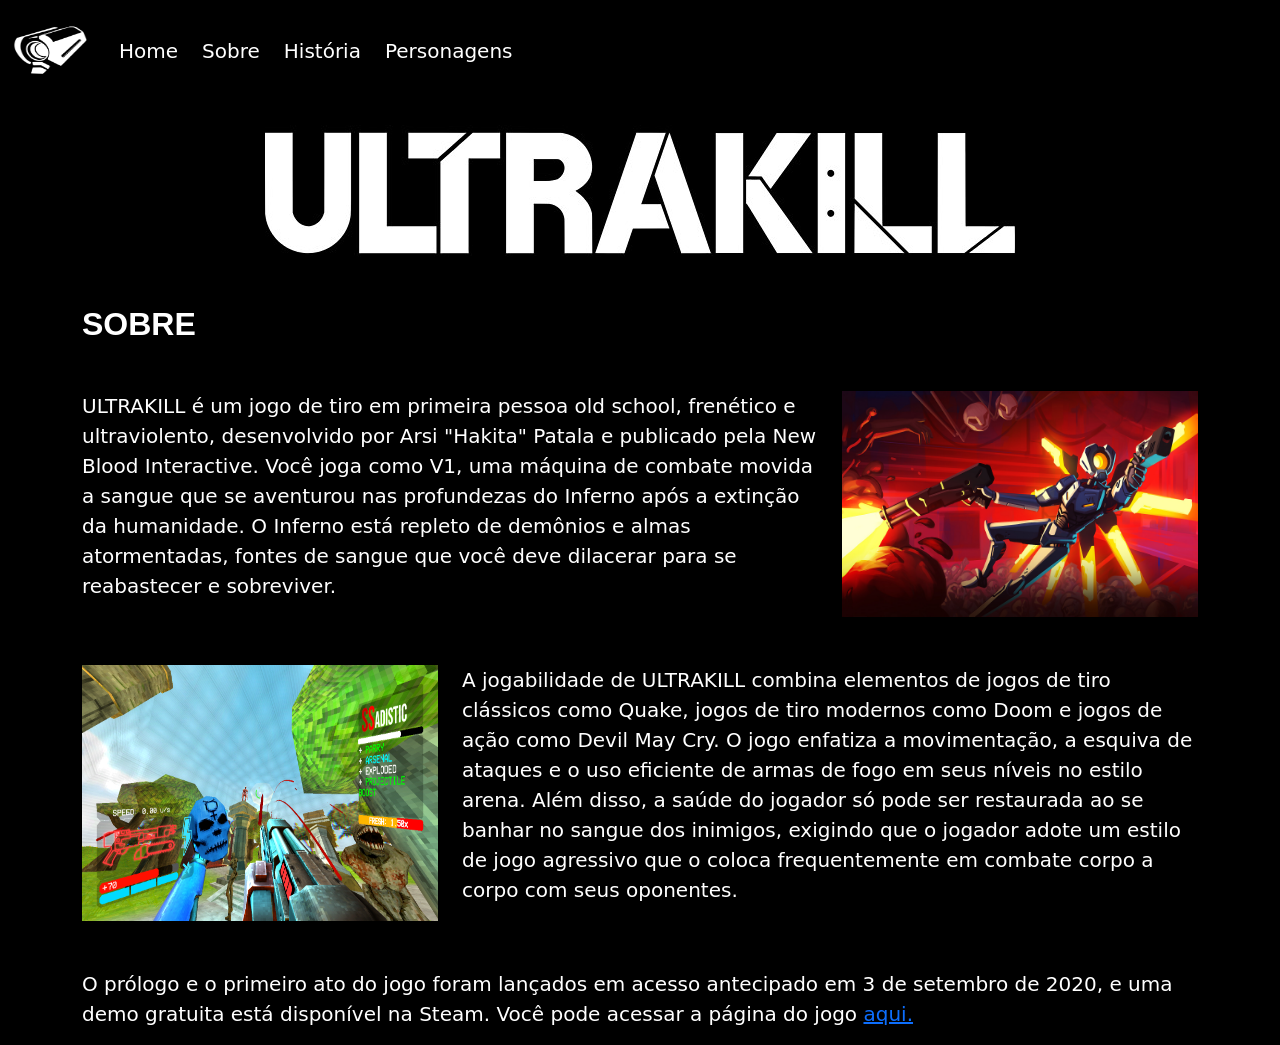
<file: html/sobre.html>
<!DOCTYPE html>
<html lang="pt-br">

<head>
    <meta charset="UTF-8">
    <meta name="viewport" content="width=device-width, initial-scale=1.0">
    <title>Site sobre ULTRAKILL</title>
    <link rel="stylesheet" href="/css/style.css">
    <link href="https://cdn.jsdelivr.net/npm/bootstrap@5.3.8/dist/css/bootstrap.min.css" rel="stylesheet"
        integrity="sha384-sRIl4kxILFvY47J16cr9ZwB07vP4J8+LH7qKQnuqkuIAvNWLzeN8tE5YBujZqJLB" crossorigin="anonymous">
</head>

<body class="bg-black">
    <header>
        <nav class="navbar navbar-expand-sm bg-black navbar-dark">
            <div class="container-fluid">
                <a class="navbar-brand me-4" href="/index.html">
                    <img src="/assets/logo.jpg" alt="Logo">
                </a>
                <button class="navbar-toggler" type="button" data-bs-toggle="collapse"
                    data-bs-target="#collapsibleNavbar">
                    <span class="navbar-toggler-icon"></span>
                </button>
                <div class="collapse navbar-collapse" id="collapsibleNavbar">
                    <ul class="navbar-nav">
                        <li class="nav-item me-2 font-20">
                            <a class="nav-link text-white" href="/index.html">Home</a>
                        </li>
                        <li class="nav-item me-2 font-20">
                            <a class="nav-link text-white" href="/html/sobre.html">Sobre</a>
                        </li>
                        <li class="nav-item me-2 font-20">
                            <a class="nav-link text-white" href="/html/historia.html">História</a>
                        </li>
                        <li class="nav-item me-2 font-20">
                            <a class="nav-link text-white" href="/html/personagens.html">Personagens</a>
                        </li>
                    </ul>
                </div>
            </div>
        </nav>
        <div class="container-fluid">
            <h1 class="mt-4">
                <img class="img-fluid mx-auto d-block" src="/assets/title.png" alt="titulo">
            </h1>
        </div>
    </header>
    <main>
        <section class="container">
            <div class="mt-5 text-white">
                <h2 class="fw-bold">SOBRE</h2>
                <div class="row d-flex flex-column-reverse flex-lg-row mt-5 font-20 text-white">
                    <div class="col-lg-8">
                        <p>ULTRAKILL é um jogo de tiro em primeira pessoa old school, frenético e ultraviolento,
                            desenvolvido por Arsi "Hakita" Patala e publicado pela New Blood Interactive. Você joga como
                            V1,
                            uma máquina de combate movida a sangue que se aventurou nas profundezas do Inferno após a
                            extinção da humanidade. O Inferno está repleto de demônios e almas atormentadas, fontes de
                            sangue que você deve dilacerar para se reabastecer e sobreviver.</p>
                    </div>
                    <div class="col-lg-4 mb-3 mb-lg-0">
                        <img class="w-100 h-100 img-fluid" src="/assets/v1.png" alt="v1">
                    </div>
                </div>
            </div>
        </section>
        <section class="container">
            <div class="row d-flex flex-lg-row mt-5 font-20 text-white">
                <div class="col-lg-4 mb-3 mb-lg-0">
                    <img class="w-100 h-100 img-fluid" src="/assets/style.png" alt="style">
                </div>
                <div class="col-lg-8">
                    <p>A jogabilidade de ULTRAKILL combina elementos de jogos de tiro clássicos como Quake, jogos de
                        tiro modernos como Doom e jogos de ação como Devil May Cry. O jogo enfatiza a movimentação,
                        a
                        esquiva de ataques e o uso eficiente de armas de fogo em seus níveis no estilo arena. Além
                        disso, a saúde do jogador só pode ser restaurada ao se banhar no sangue dos inimigos,
                        exigindo
                        que o jogador adote um estilo de jogo agressivo que o coloca frequentemente em combate corpo
                        a
                        corpo com seus oponentes.</p>
                </div>
            </div>
        </section>
        <section class="container">
            <div class="mt-5 font-20 text-white">
                <p>O prólogo e o primeiro ato do jogo foram lançados em acesso antecipado em 3 de setembro de 2020, e
                    uma demo gratuita está disponível na Steam. Você pode acessar a página do jogo <a
                        href="https://store.steampowered.com/app/1229490/ULTRAKILL/" target="_blank">aqui.</a></p>
            </div>
        </section>
    </main>
    <script src="https://cdn.jsdelivr.net/npm/bootstrap@5.3.8/dist/js/bootstrap.bundle.min.js"
        integrity="sha384-FKyoEForCGlyvwx9Hj09JcYn3nv7wiPVlz7YYwJrWVcXK/BmnVDxM+D2scQbITxI"
        crossorigin="anonymous"></script>
</body>

</html>
</file>
<file: style.css>
* {
    margin: 0;
    padding: 0;
}

h2, h3, h4 {
    font-family: 'Trebuchet MS', 'Lucida Sans Unicode', 'Lucida Grande', 'Lucida Sans', Arial, sans-serif;
}

.bg-black {
    background-color: black;
}

.text-white {
    color: white;
}

.navbar-brand img {
    height: 75px;
    width: 75px;
}

.font-20 {
    font-size: 20px;
}

.card-img-top {
    height: 250px;
    object-fit: contain;
}

@media (max-width: 768px) {
    section p {
        font-size: 18px;
    }
}

@media (max-width: 576px) {
    section p {
        font-size: 14px;
    }
}
</file>
<file: css/style.css>
* {
    margin: 0;
    padding: 0;
}

h2, h3, h4 {
    font-family: 'Trebuchet MS', 'Lucida Sans Unicode', 'Lucida Grande', 'Lucida Sans', Arial, sans-serif;
}

.bg-black {
    background-color: black;
}

.text-white {
    color: white;
}

.navbar-brand img {
    height: 75px;
    width: 75px;
}

.font-20 {
    font-size: 20px;
}

.card-img-top {
    height: 250px;
    object-fit: contain;
}

@media (max-width: 768px) {
    section p {
        font-size: 18px;
    }
}

@media (max-width: 576px) {
    section p {
        font-size: 14px;
    }
}
</file>
